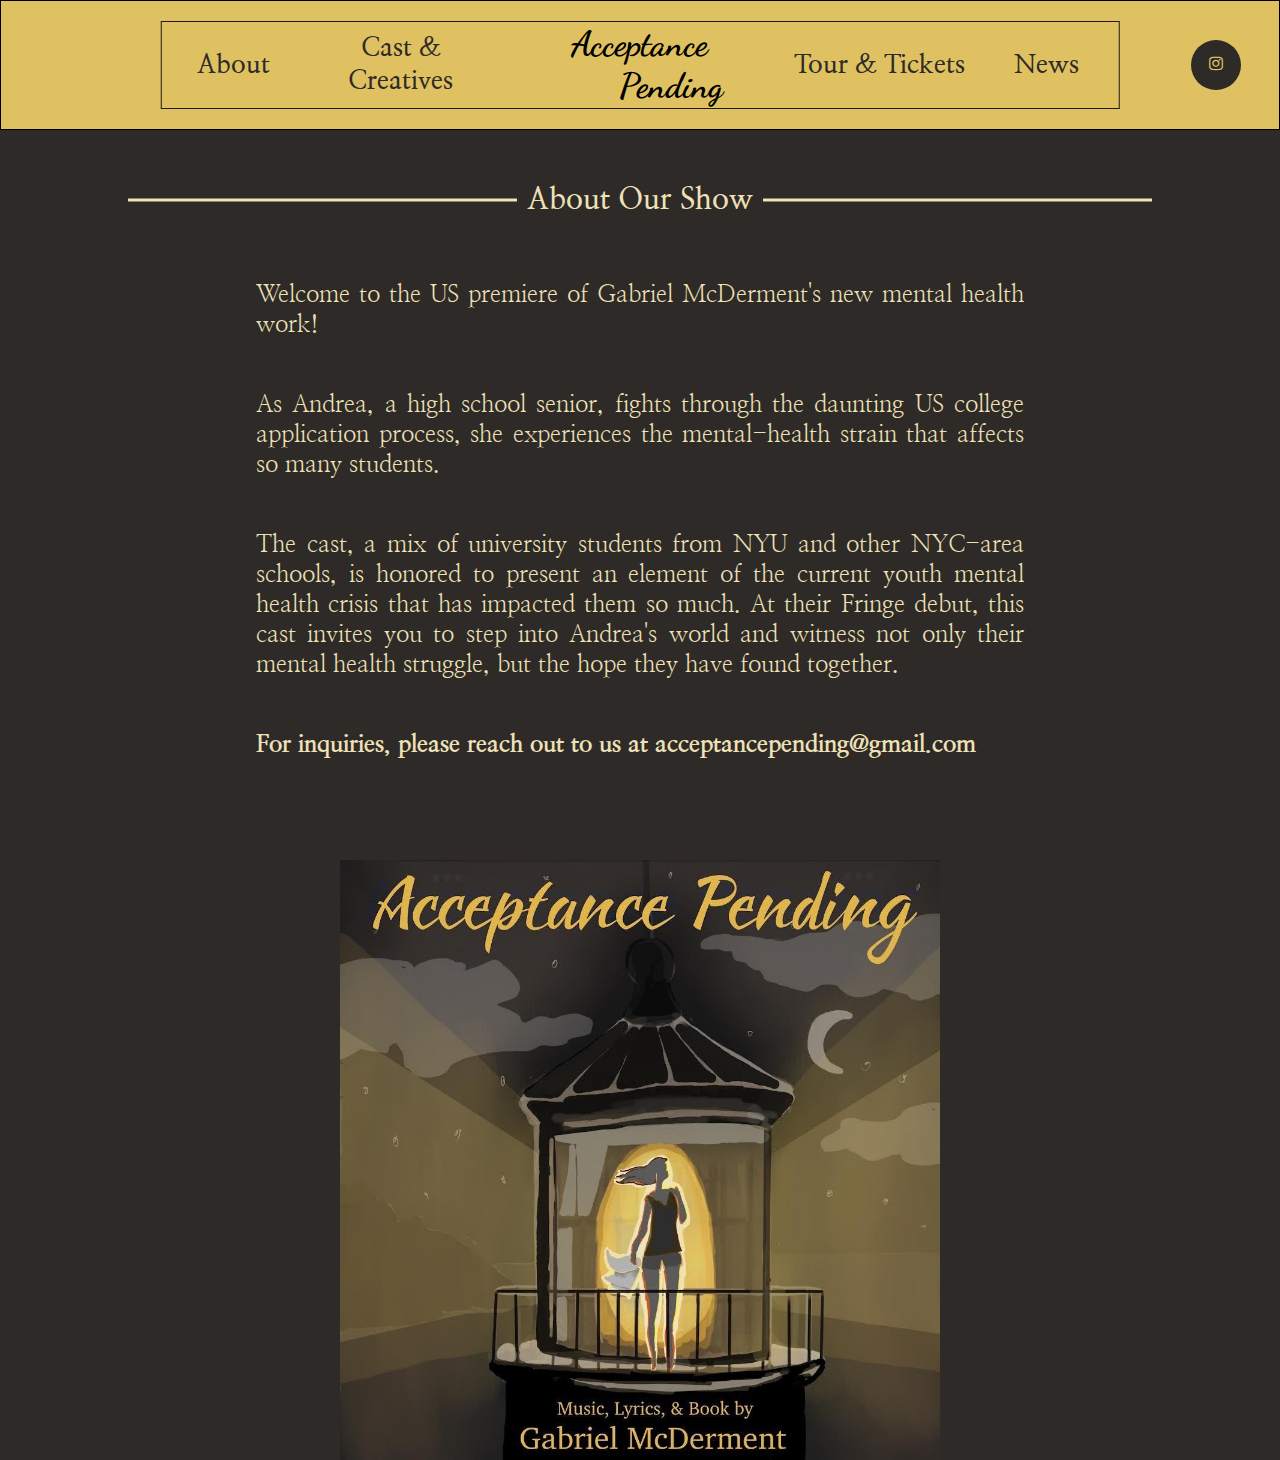
<file: index.html>
<!DOCTYPE html>
<html>
    <head>
        <link href="style.css" rel="stylesheet" type="text/css"></link>
        <link rel="preconnect" href="https://fonts.googleapis.com">
        <link rel="preconnect" href="https://fonts.gstatic.com" crossorigin>
        <link href="https://fonts.googleapis.com/css2?family=Dancing+Script:wght@400;700&family=Nanum+Myeongjo:wght@400;700;800&family=Playfair+Display:ital,wght@0,400;0,700;1,400;1,700&display=swap" rel="stylesheet">
        <link rel="stylesheet" href="https://cdnjs.cloudflare.com/ajax/libs/font-awesome/4.7.0/css/font-awesome.min.css">
    </head>

    <body class="home-body">
        <div class="sticky-container">
            <nav class = "header">

                <ul class = "links">
                    <li class = "nav-button about-button"><a href="index.html">About</a></li>
                    <li class = "nav-button cast-button"><a href="cast.html">Cast & Creatives</a></li>
                    <li class = "nav-button home-button"><h1 class="title">Acceptance &nbsp;&nbsp;&nbsp;&nbsp;&nbsp;&nbsp;&nbsp;Pending</h1></li>
                    <li class = "nav-button tour-button"><a href="tour.html">Tour & Tickets</a></li>
                    <li class = "nav-button news-button"><a href="news.html">News</a></li>
                </ul>

                <div class="socials">
                    <!--
                    <a href="#" class="fa fa-twitter"></a>
                    <a href="#" class="fa fa-linkedin"></a>
                    <a href="#" class="fa fa-youtube"></a>
                    -->
                    <a href="https://instagram.com/acceptancependingmusical?igshid=MzRlODBiNWFlZA==" target="_blank" class="fa fa-instagram"></a>
                </div>
            </nav>
            
            <div class="home-body">

                <div class="page-break">
                    <hr class="break-line">
                    <h3>About Our Show</h3>
                </div>
        
                <div class="about-info">
                    <p>Welcome to the US premiere of Gabriel McDerment's new mental health work!</p>
                    <p>As Andrea, a high school senior, fights through the daunting US college application process, she experiences the 
                        mental-health strain that affects so many students. </p>
                    <p>The cast, a mix of university students from NYU and other NYC-area schools, is honored to present an element of the 
                        current youth mental health crisis that has impacted them so much. At their Fringe debut, this cast invites you to 
                        step into Andrea's world and witness not only their mental health struggle, but the hope they have found together.</p>
                    <p class="contact">For inquiries, please reach out to us at acceptancepending@gmail.com</p>
                </div>

                <img id="acc-pend-img" src="assets/acceptancepending.jpg">
                
            </div>
        
        </div>
        
    </body>
</html>
</file>
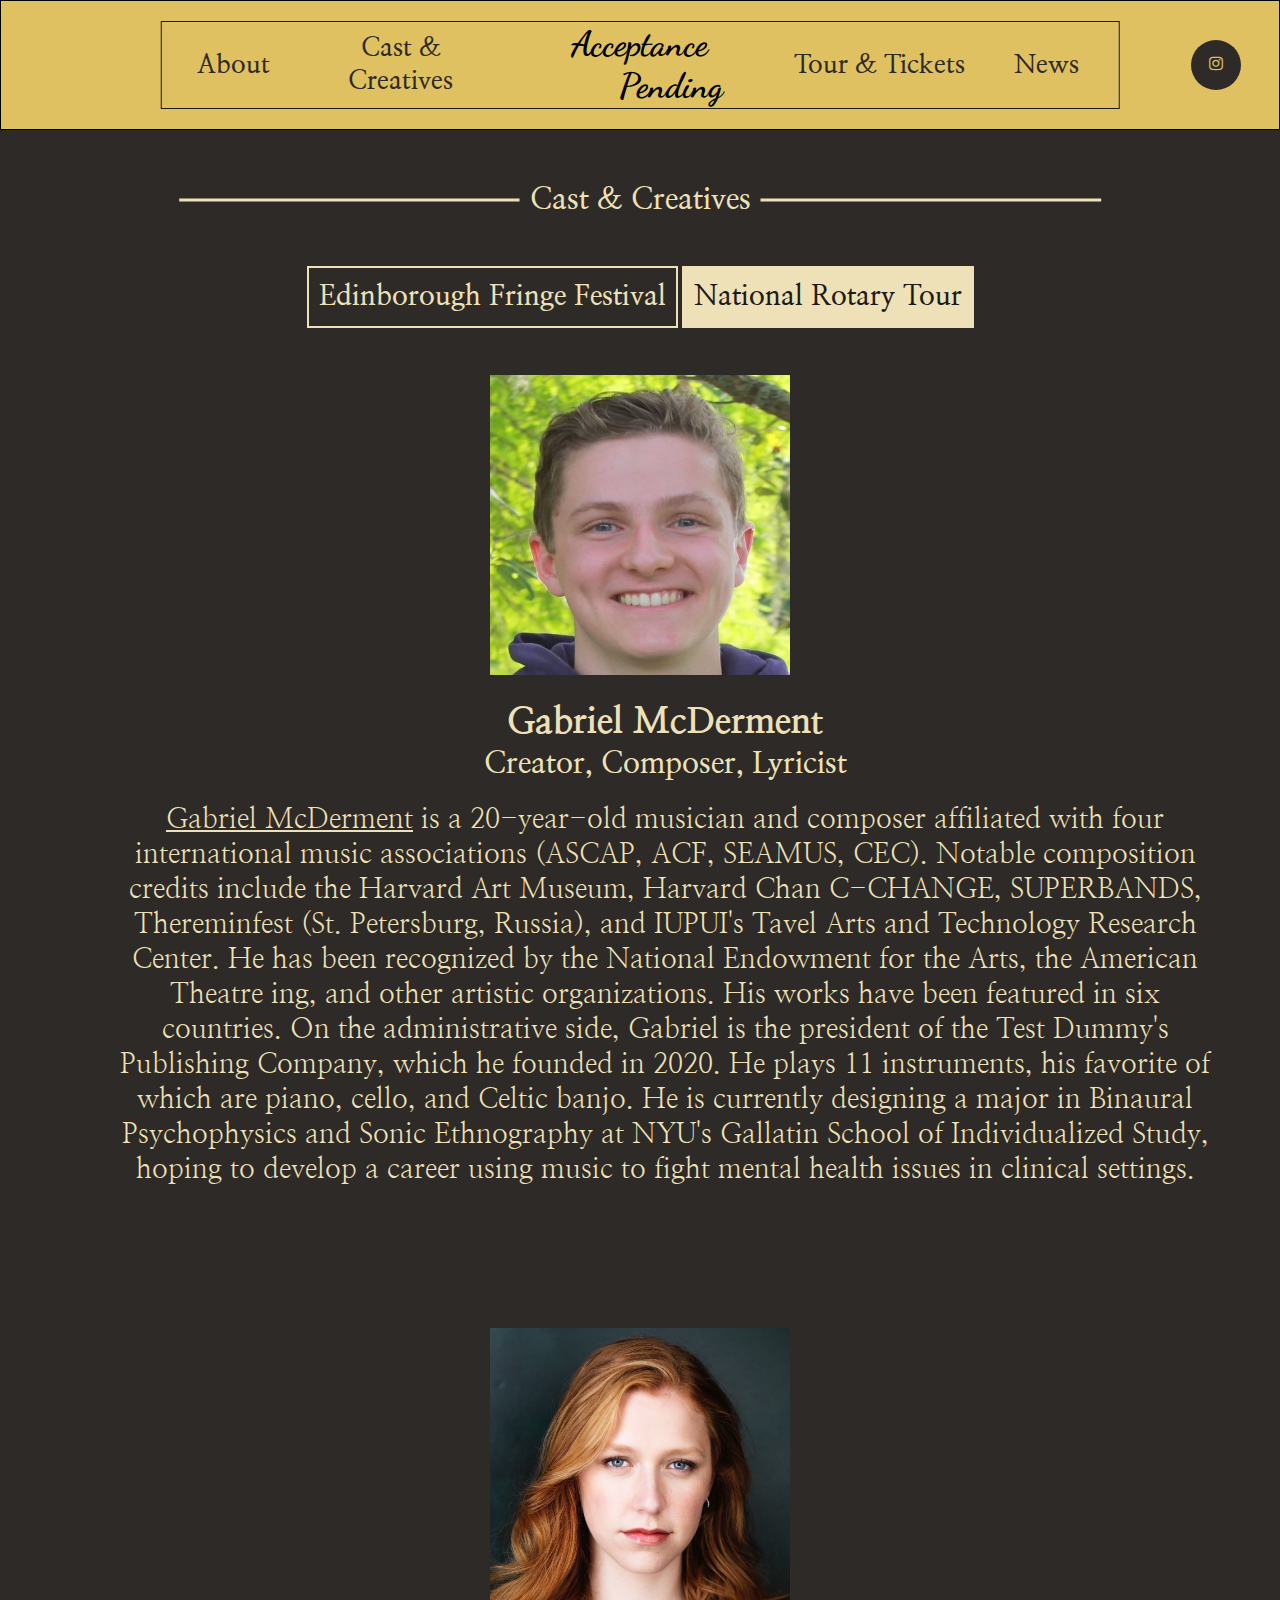
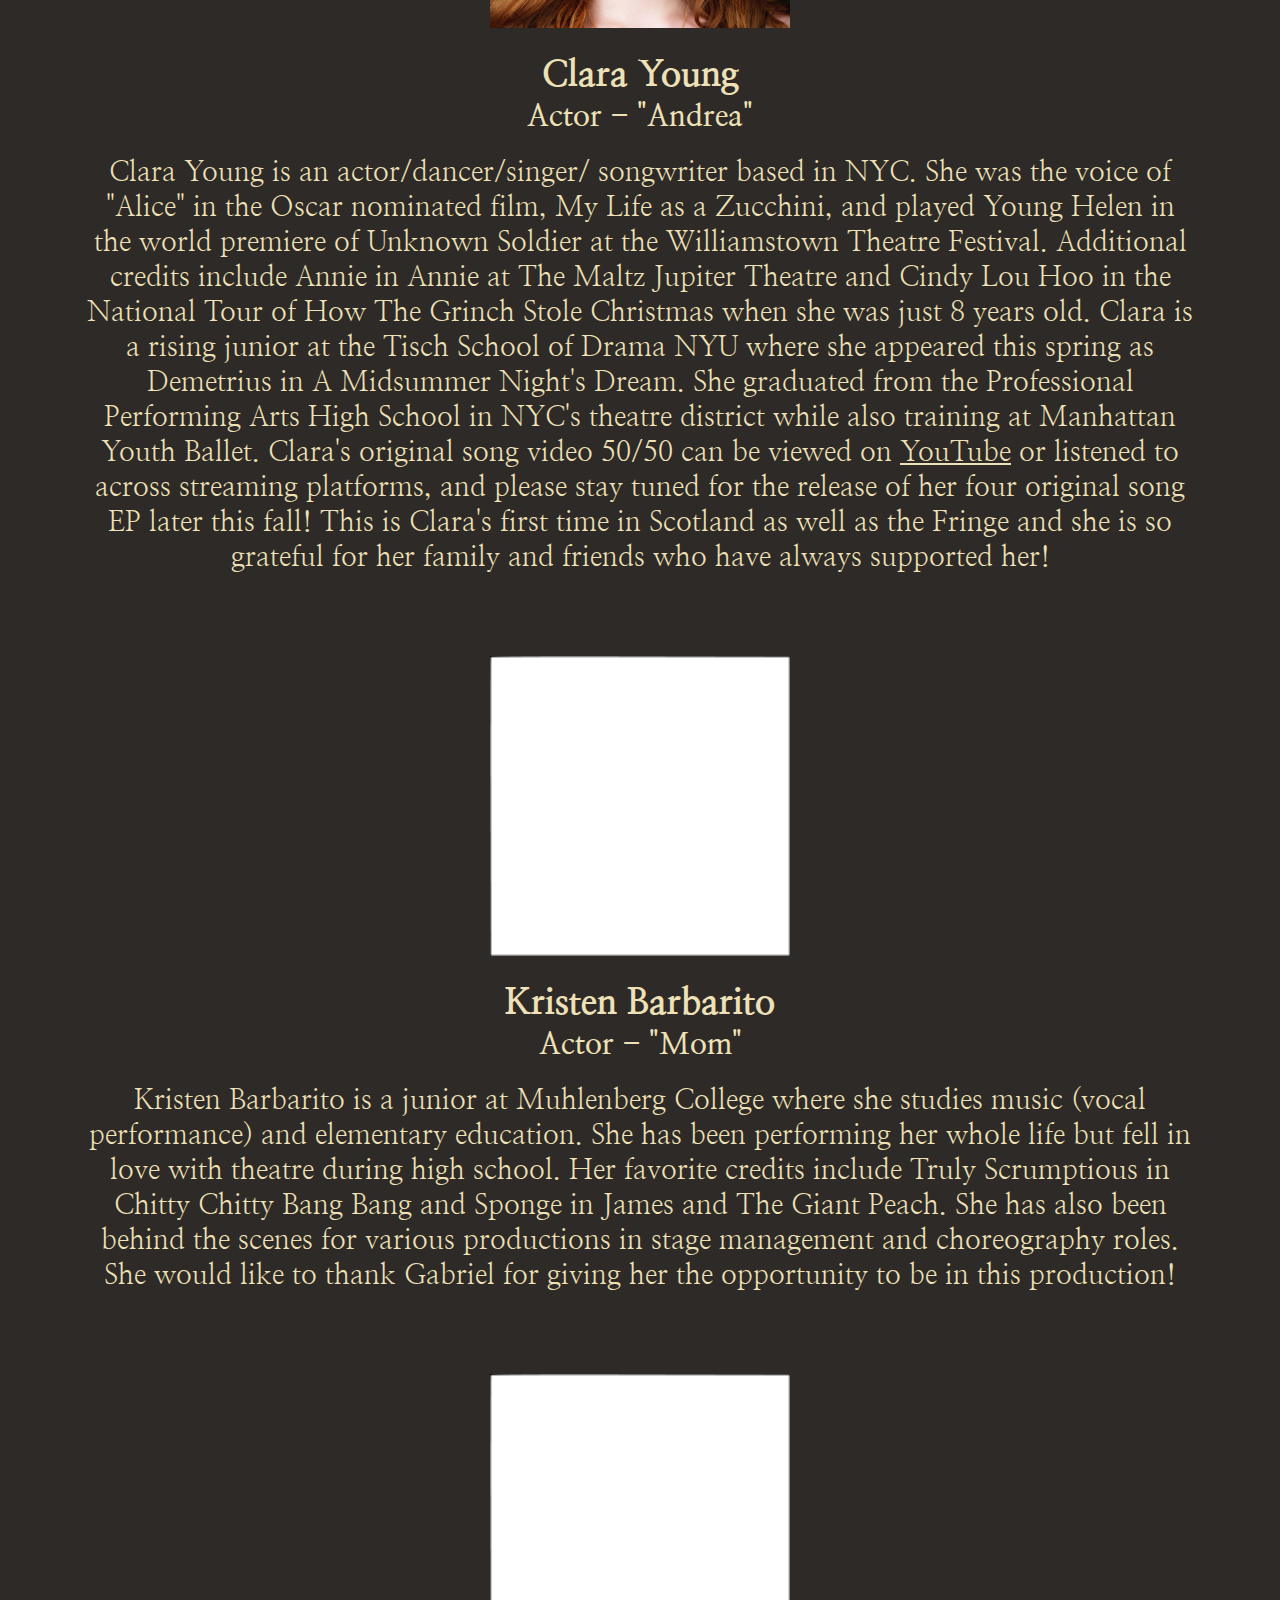
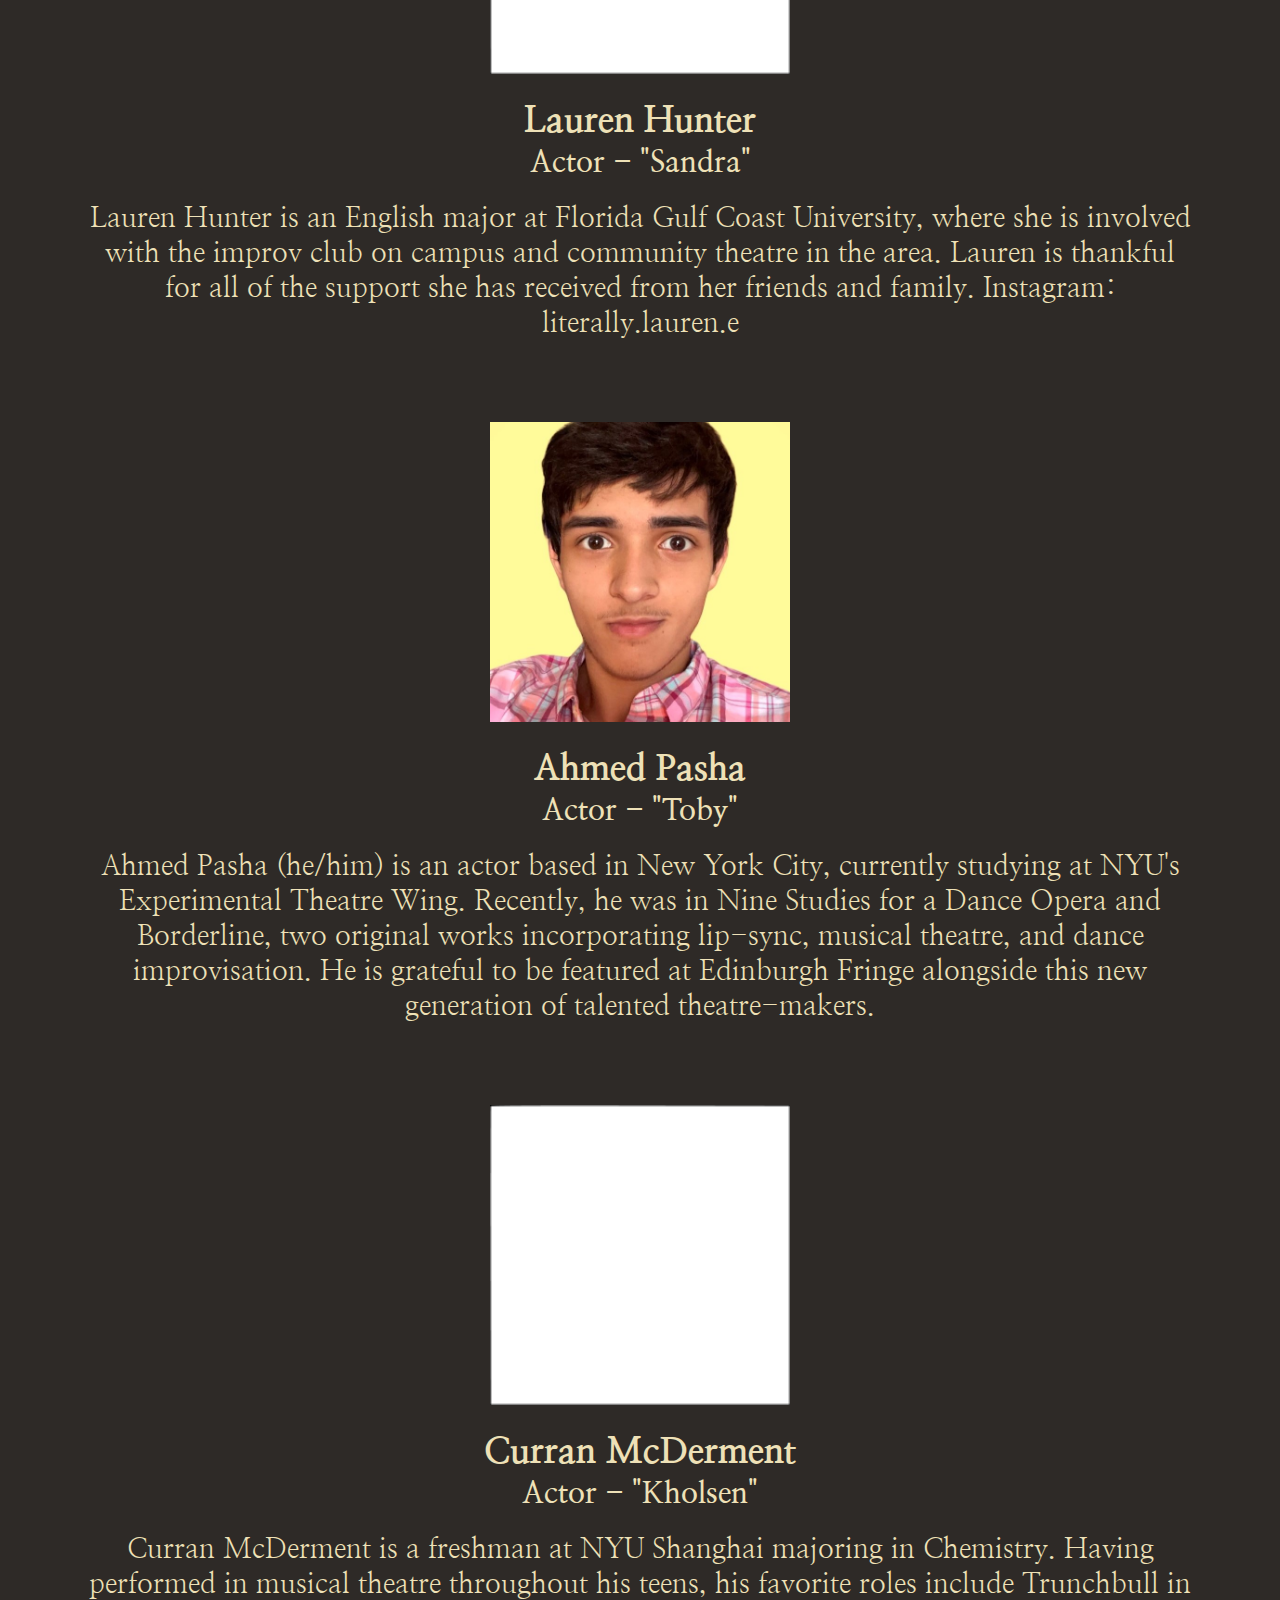
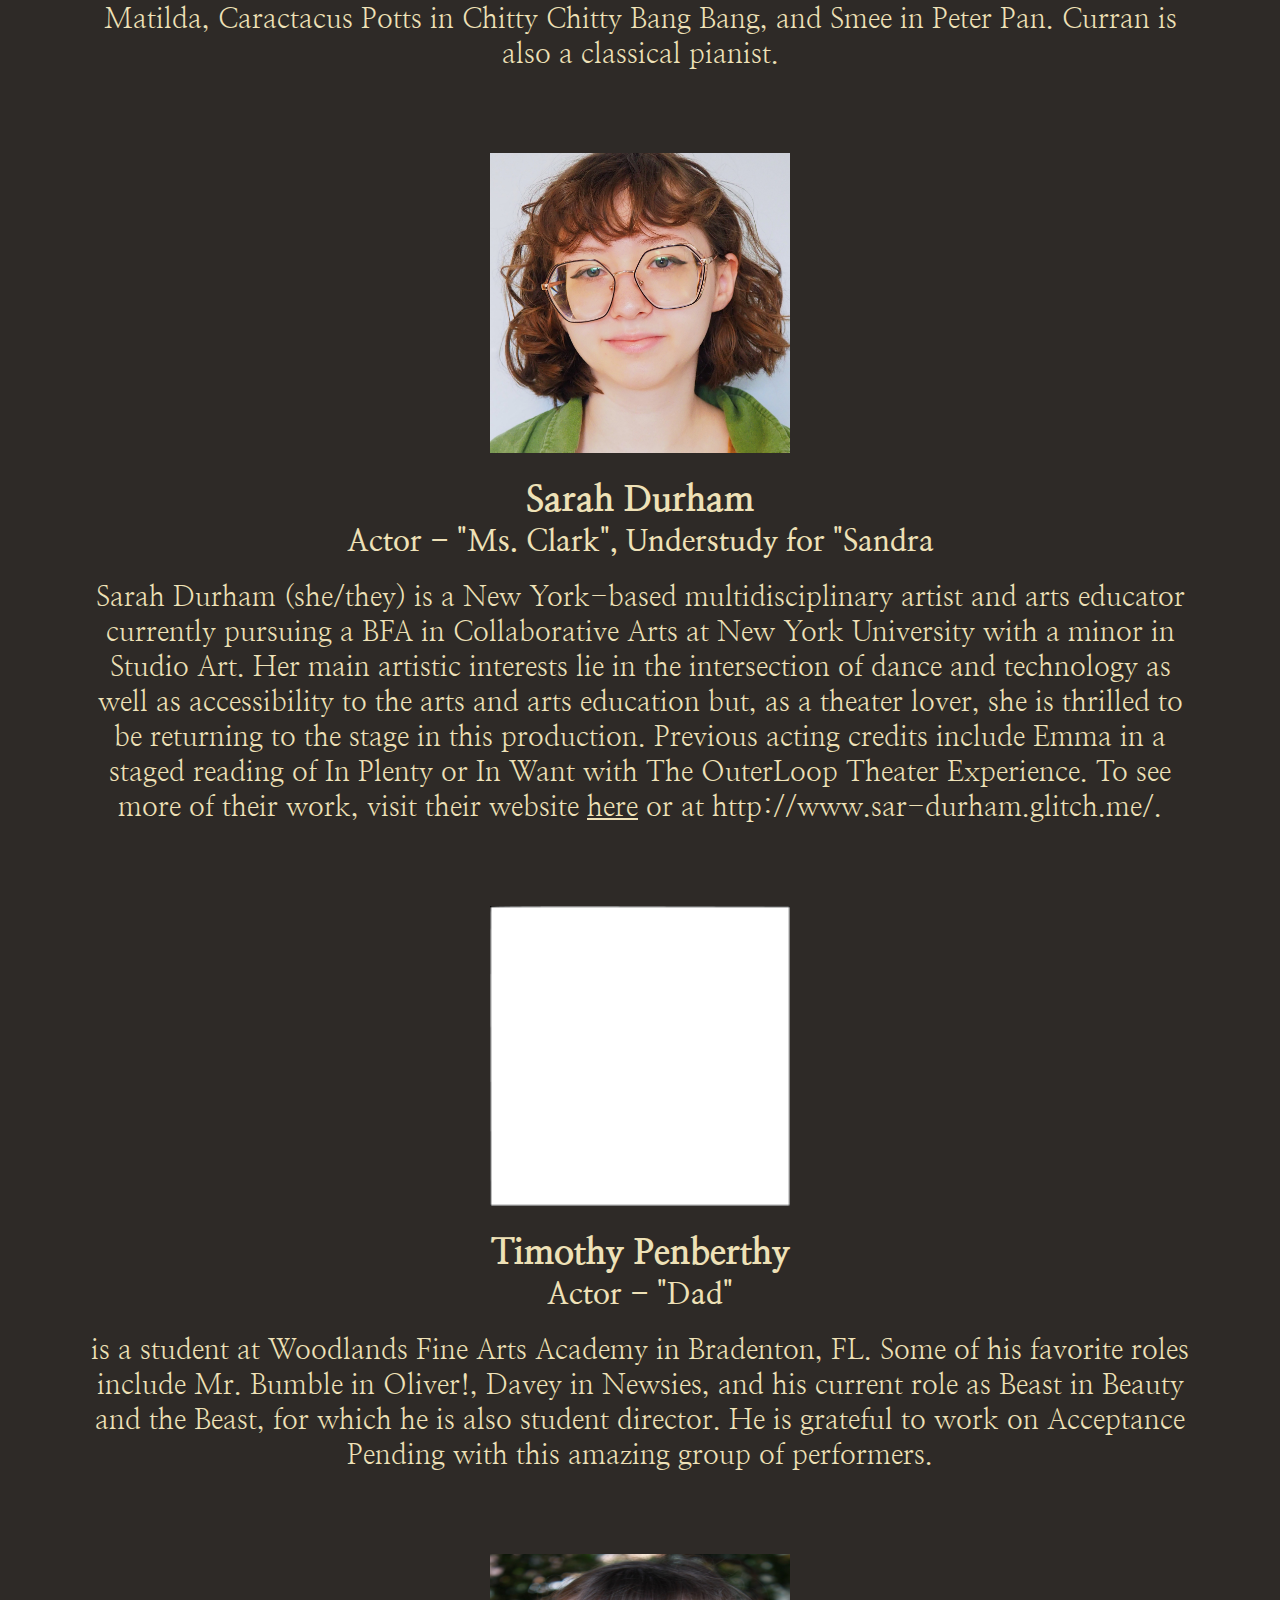
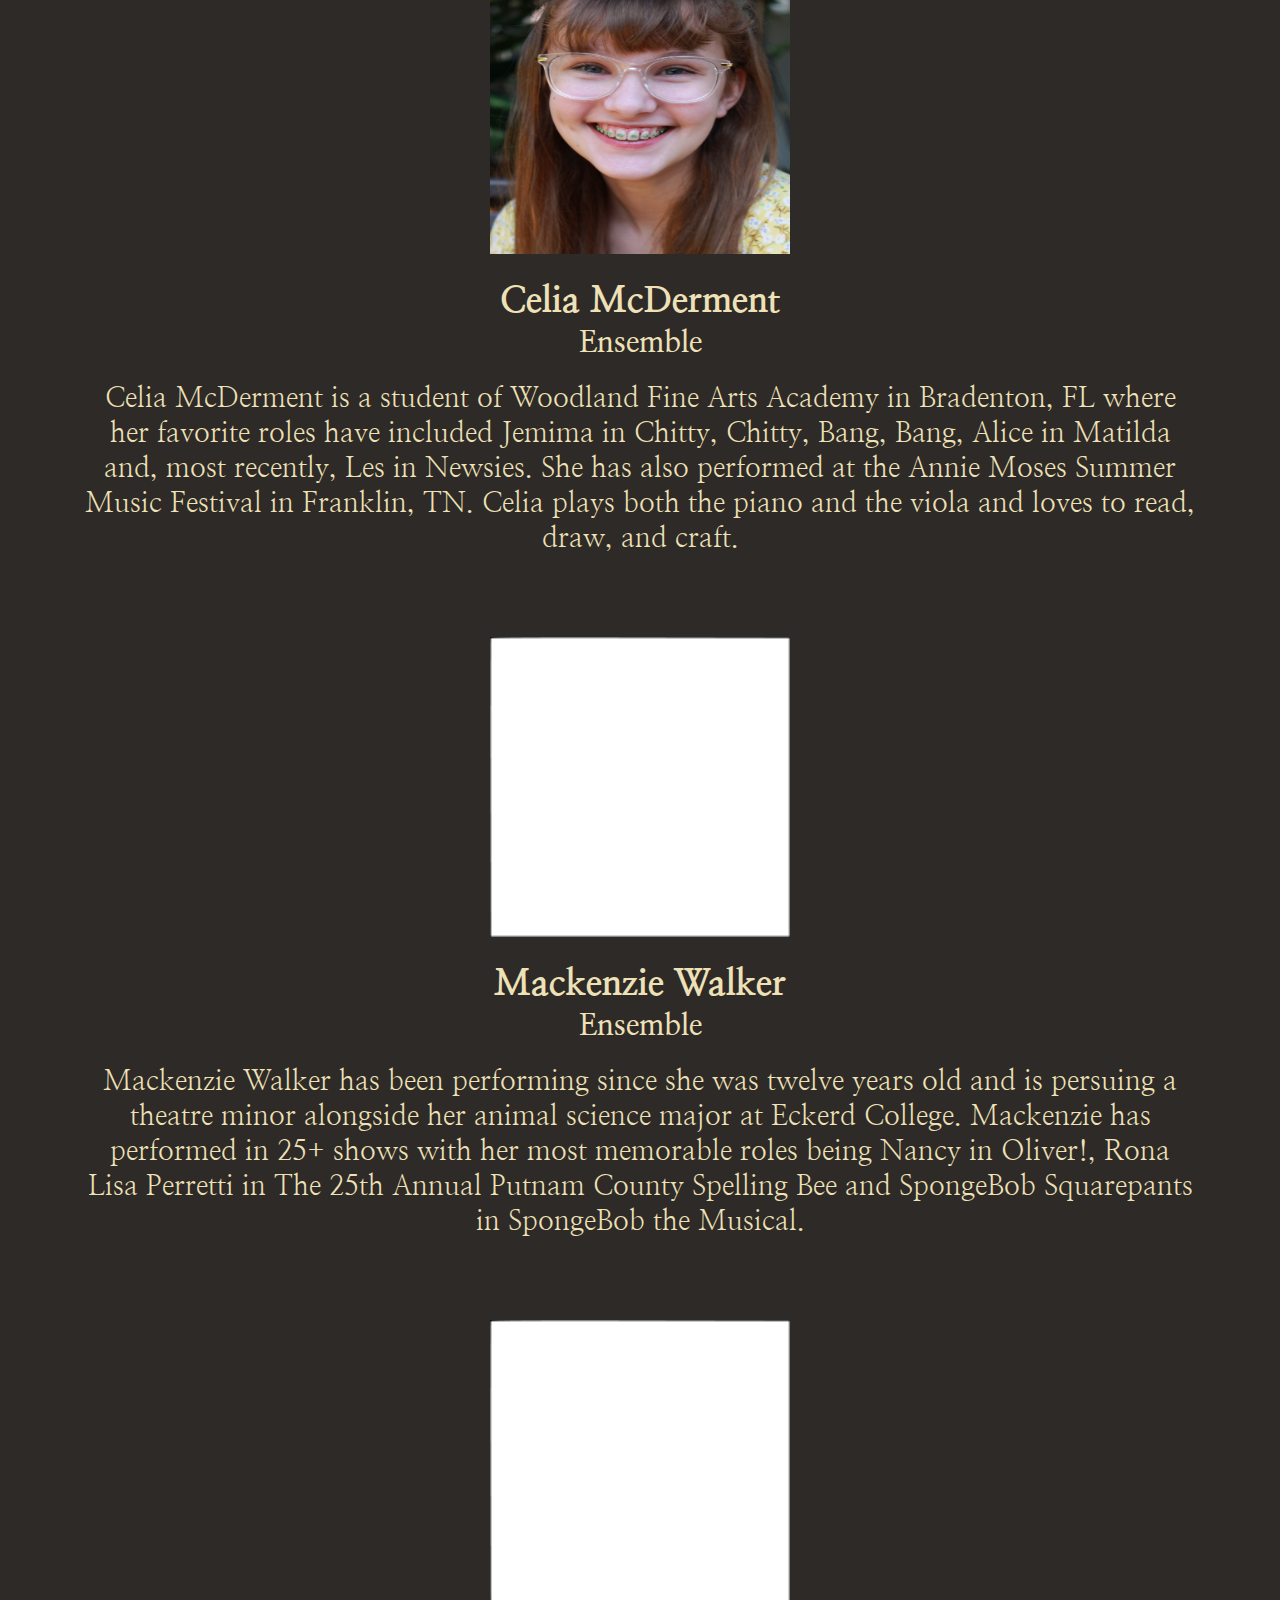
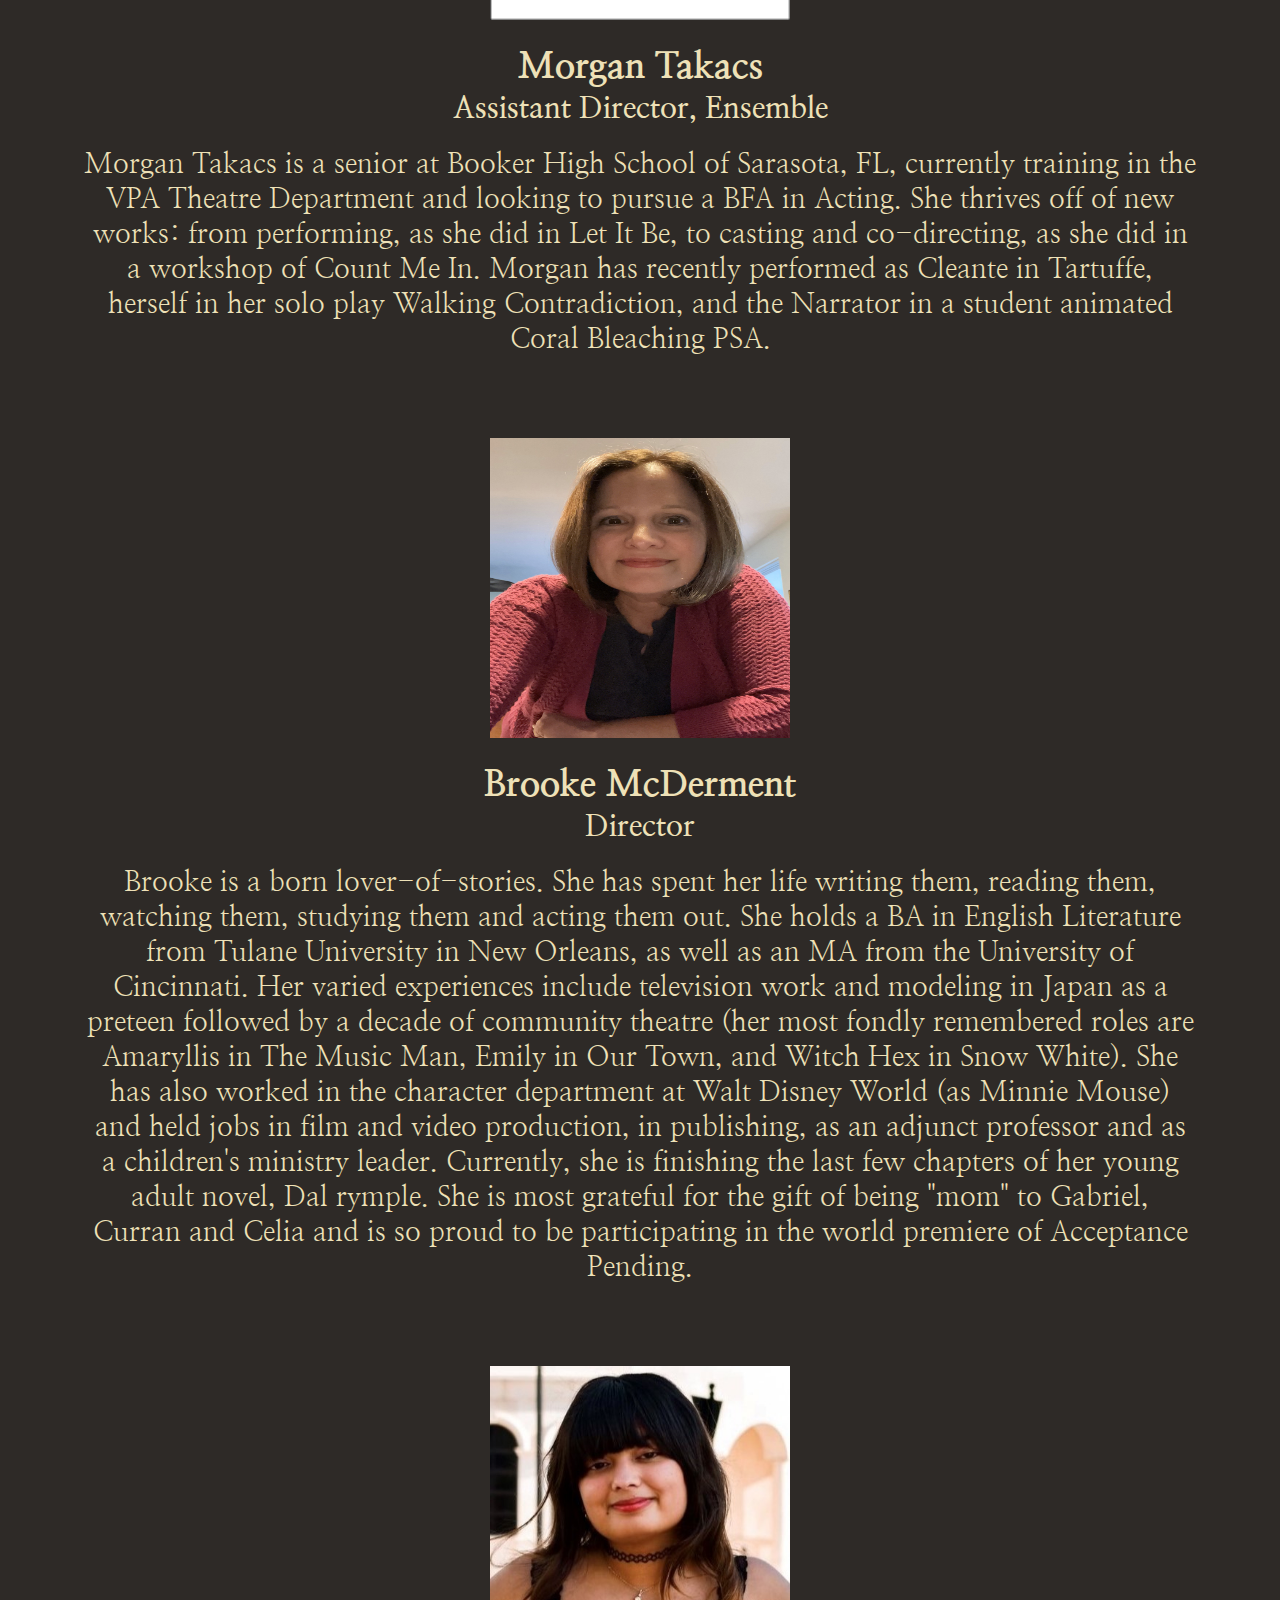
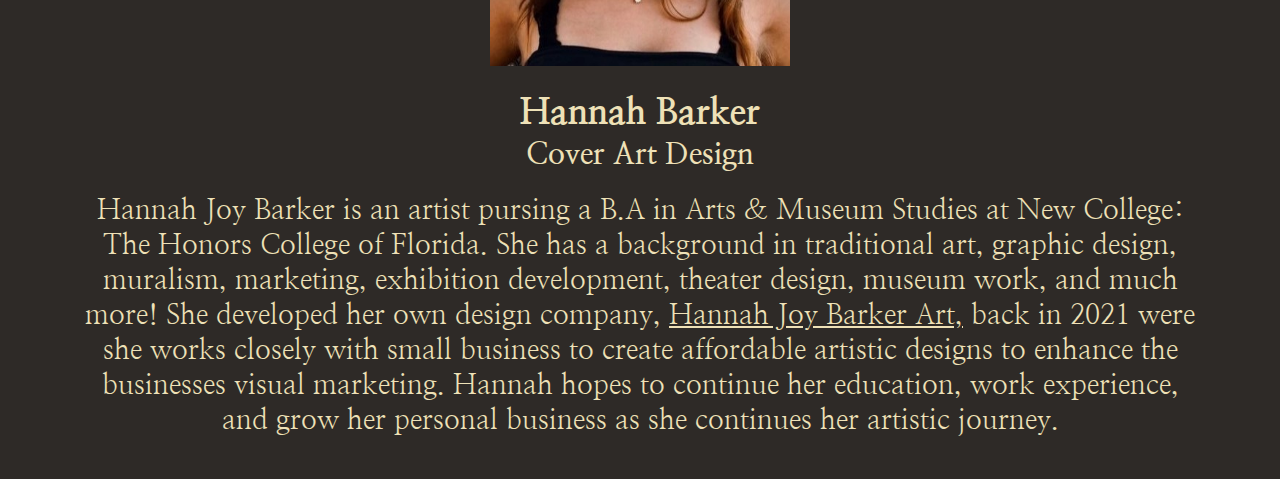
<file: cast.html>
<!DOCTYPE html>
<html>
    <head>
        <link href="style.css" rel="stylesheet" type="text/css"></link>
        <link rel="preconnect" href="https://fonts.googleapis.com">
        <link rel="preconnect" href="https://fonts.gstatic.com" crossorigin>
        <link href="https://fonts.googleapis.com/css2?family=Dancing+Script:wght@400;700&family=Nanum+Myeongjo:wght@400;700;800&family=Playfair+Display:ital,wght@0,400;0,700;1,400;1,700&display=swap" rel="stylesheet">
        <link rel="stylesheet" href="https://cdnjs.cloudflare.com/ajax/libs/font-awesome/4.7.0/css/font-awesome.min.css">
    </head>

    <body>
        <div class="sticky-container">
            <nav class = "header">

                <ul class = "links">
                    <li class = "nav-button about-button"><a href="index.html">About</a></li>
                    <li class = "nav-button cast-button"><a href="cast.html">Cast & Creatives</a></li>
                    <li class = "nav-button home-button"><h1 class="title">Acceptance &nbsp;&nbsp;&nbsp;&nbsp;&nbsp;&nbsp;&nbsp;Pending</h1></li>
                    <li class = "nav-button tour-button"><a href="tour.html">Tour & Tickets</a></li>
                    <li class = "nav-button news-button"><a href="news.html">News</a></li>
                </ul>

                <div class="socials">
                    <!--
                    <a href="#" class="fa fa-twitter"></a>
                    <a href="#" class="fa fa-linkedin"></a>
                    <a href="#" class="fa fa-youtube"></a>
                    -->
                    <a href="https://instagram.com/acceptancependingmusical?igshid=MzRlODBiNWFlZA==" target="_blank" class="fa fa-instagram"></a>
                </div>
            </nav>

            <div class="cast-body">

                <div class="page-break">
                    <hr class="break-line">
                    <h3>Cast & Creatives</h3>
                </div>

                <div class="multiple-shows">
                    <a href="cast2.html" class="show-button">Edinborough Fringe Festival</a>
                    <a href="cast.html" class=" pressed show-button">National Rotary Tour</a>
                </div>

                <div class="the-man-himself">
                    <div class="img-wrapper">
                        <img src="assets/Gabriel graduate 6.jpg">
                    </div>
                    
                    <div class="gabe-text">
                        <h2>Gabriel McDerment</h2>
                        <h4>Creator, Composer, Lyricist</h4>
                        <p> <a href="https://www.gabrielmcderment.com/" target="_blank">Gabriel McDerment</a> is a 20-year-old musician and composer affiliated with four international music associations 
                            (ASCAP, ACF, SEAMUS, CEC). Notable composition credits include the Harvard Art Museum, Harvard Chan C-CHANGE,
                            SUPERBANDS, Thereminfest (St. Petersburg, Russia), and IUPUI's Tavel Arts and Technology Research Center. 
                            He has been recognized by the National Endowment for the Arts, the American Theatre ing, and other artistic 
                            organizations. His works have been featured in six countries. On the administrative side, Gabriel is the 
                            president of the Test Dummy's Publishing Company, which he founded in 2020. He plays 11 instruments, his
                            favorite of which are piano, cello, and Celtic banjo. He is currently designing a major in Binaural Psychophysics 
                            and Sonic Ethnography at NYU's Gallatin School of Individualized Study, hoping to develop a career using music 
                            to fight mental health issues in clinical settings. 
                        </p>
                    </div>
                </div>
                
                <div class="remaining-cast">

                    <div class="member member-right">
                        <div class="img-wrapper">
                            <img src="assets/Clara headshot 1.jpg">
                        </div>

                        <h2>Clara Young</h2>
                        <h4>Actor - "Andrea"</h4>
                        <p>Clara Young is an actor/dancer/singer/ songwriter based in NYC. She was the voice of "Alice" in the Oscar 
                            nominated film, <it>My Life as a Zucchini,</it> and played Young Helen in the world premiere of 
                            <it>Unknown Soldier</it> at the Williamstown Theatre Festival. Additional credits include Annie in 
                            <it>Annie</it> at The Maltz Jupiter Theatre and Cindy Lou Hoo in the National Tour of <it>How The Grinch
                            Stole Christmas</it> when she was just 8 years old. Clara is a rising junior at the Tisch School of 
                            Drama NYU where she appeared this spring as Demetrius in <it>A Midsummer Night's Dream.</it> She 
                            graduated from the Professional Performing Arts High School in NYC's theatre district while also 
                            training at Manhattan Youth Ballet. Clara's original song video 50/50 can be viewed on 
                            <a target="_blank" href="https://youtu.be/SHX0lUbxAKo">YouTube</a> or listened to across streaming platforms, and please 
                            stay tuned for the release of her four original song EP later this fall! This is Clara's first time in 
                            Scotland as well as the Fringe and she is so grateful for her family and friends who have always supported 
                            her!
                        </p>
                    </div>

                    <div class="member">
                        <div class="img-wrapper">
                            <img src="assets/whitesquare.png">
                        </div>

                        <h2>Kristen Barbarito</h2>
                        <h4>Actor - "Mom"</h4>
                        <p> Kristen Barbarito is a junior at Muhlenberg College where she studies music (vocal performance) and elementary 
                            education. She has been performing her whole life but fell in love with theatre during high school. Her favorite 
                            credits include Truly Scrumptious in <it>Chitty Chitty Bang Bang</it> and Sponge in <it>James and The Giant Peach.</it> She has 
                            also been behind the scenes for various productions in stage management and choreography roles. She would like 
                            to thank Gabriel for giving her the opportunity to be in this production! 

                        </p>
                    </div>

                    <div class="member">
                        <div class="img-wrapper">
                            <img src="assets/whitesquare.png">
                        </div>

                        <h2>Lauren Hunter</h2>
                        <h4>Actor - "Sandra"</h4>
                        <p> Lauren Hunter is an English major at Florida Gulf Coast University, where she is involved with the improv club 
                            on campus and community theatre in the area. Lauren is thankful for all of the support she has received from 
                            her friends and family. Instagram: literally.lauren.e 
                        </p>
                    </div>

                    <div class="member member-left">
                        <div class="img-wrapper">
                            <img src="assets/Pasha headshot.jpg">
                        </div>

                        <h2>Ahmed Pasha</h2>
                        <h4>Actor - "Toby" </h4>
                        <p>Ahmed Pasha (he/him) is an actor based in New York City, currently studying at NYU's Experimental Theatre 
                            Wing. Recently, he was in Nine Studies for a Dance Opera and Borderline, two original works incorporating 
                            lip-sync, musical theatre, and dance improvisation. He is grateful to be featured at Edinburgh Fringe 
                            alongside this new generation of talented theatre-makers.
                        </p>
                    </div>

                    <div class="member">
                        <div class="img-wrapper">
                            <img src="assets/whitesquare.png">
                        </div>

                        <h2>Curran McDerment</h2>
                        <h4>Actor - "Kholsen"</h4>
                        <p>Curran McDerment is a freshman at NYU Shanghai majoring in Chemistry. Having performed in musical 
                            theatre throughout his teens, his favorite roles include Trunchbull in <it>Matilda,</it> Caractacus Potts 
                            in <it>Chitty Chitty Bang Bang,</it> and Smee in <it>Peter Pan.</it> Curran is also a classical pianist.
                        </p>
                    </div>

                    <div class="member member-right">
                        <div class="img-wrapper">
                            <img src="assets/SarahDurhamHeadshot(2).JPG">
                        </div>

                        <h2>Sarah Durham</h2>
                        <h4>Actor - "Ms. Clark", Understudy for "Sandra</h4>
                        <p>Sarah Durham (she/they) is a New York-based multidisciplinary artist and arts educator currently pursuing a 
                            BFA in Collaborative Arts at New York University with a minor in Studio Art. Her main artistic interests 
                            lie in the intersection of dance and technology as well as accessibility to the arts and arts education 
                            but, as a theater lover, she is thrilled to be returning to the stage in this production. Previous acting 
                            credits include Emma in a staged reading of <it>In Plenty or In Want</it> with The OuterLoop Theater 
                            Experience. To see more of their work, visit their website 
                            <a target="_blank" href="http://www.sar-durham.glitch.me/">here</a> or at http://www.sar-durham.glitch.me/.
                        </p>
                    </div>

                    <div class="member">
                        <div class="img-wrapper">
                            <img src="assets/whitesquare.png">
                        </div>

                        <h2>Timothy Penberthy</h2>
                        <h4>Actor - "Dad"</h4>
                        <p>  is a student at Woodlands Fine Arts Academy in Bradenton, FL. Some of his favorite roles include Mr. 
                            Bumble in <it>Oliver!,</it> Davey in <it>Newsies,</it> and his current role as Beast in <it>Beauty and the Beast,</it>
                             for which he is also student director. He is grateful to work on <it>Acceptance Pending</it> with this amazing group 
                             of performers.
                        </p>
                    </div>

                    <div class="member member-right">
                        <div class="img-wrapper">
                            <img src="assets/celia 1.jpg">
                        </div>

                        <h2>Celia McDerment</h2>
                        <h4>Ensemble</h4>
                        <p>Celia McDerment is a student of Woodland Fine Arts Academy in Bradenton, FL where her favorite roles have 
                            included Jemima in <it>Chitty, Chitty, Bang, Bang,</it> Alice in <it>Matilda</it> and, most recently, 
                            Les in <it>Newsies.</it> She has also performed at the Annie Moses Summer Music Festival in Franklin, TN. 
                            Celia plays both the piano and the viola and loves to read, draw, and craft.
                        </p>
                    </div>

                    <div class="member">
                        <div class="img-wrapper">
                            <img src="assets/whitesquare.png">
                        </div>

                        <h2>Mackenzie Walker</h2>
                        <h4>Ensemble</h4>
                        <p>Mackenzie Walker has been performing since she was twelve years old and is persuing a theatre minor alongside 
                            her animal science major at Eckerd College. Mackenzie has performed in 25+ shows with her most memorable 
                            roles being Nancy in <it>Oliver!,</it> Rona Lisa Perretti in <it>The 25th Annual Putnam County Spelling Bee</it>
                             and SpongeBob Squarepants in <it>SpongeBob the Musical.</it>
                        </p>
                    </div>

                    <div class="member">
                        <div class="img-wrapper">
                            <img src="assets/whitesquare.png">
                        </div>

                        <h2>Morgan Takacs</h2>
                        <h4>Assistant Director, Ensemble</h4>
                        <p>Morgan Takacs is a senior at Booker High School of Sarasota, FL, currently training in the VPA Theatre 
                            Department and looking to pursue a BFA in Acting. She thrives off of new works: from performing, as she 
                            did in <it>Let It Be,</it> to casting and co-directing, as she did in a workshop of <it>Count Me In.</it>
                             Morgan has recently performed as Cleante in <it>Tartuffe,</it> herself in her solo play <it>Walking 
                            Contradiction,</it> and the Narrator in a student animated <it>Coral Bleaching PSA.</it>
                        </p>
                    </div>

                    <div class="member member-left">
                        <div class="img-wrapper">
                            <img src="assets/Brooke headshot.jpg">
                        </div>

                        <h2>Brooke McDerment</h2>
                        <h4>Director</h4>
                        <p>Brooke is a born lover-of-stories. She has spent her life writing them, reading them, watching them, 
                            studying them and acting them out. She holds a BA in English Literature from Tulane University in New 
                            Orleans, as well as an MA from the University of Cincinnati. Her varied experiences include television 
                            work and modeling in Japan as a preteen followed by a decade of community theatre (her most fondly 
                            remembered roles are Amaryllis in <it>The Music Man,</it> Emily in <it>Our Town,</it> and Witch Hex in 
                            <it>Snow White</it>). She has also worked in the character department at Walt Disney World (as Minnie 
                            Mouse) and held jobs in film and video production, in publishing, as an adjunct professor and as a 
                            children's ministry leader. Currently, she is finishing the last few chapters of her young adult novel, 
                            Dal rymple. She is most grateful for the gift of being "mom" to Gabriel, Curran and Celia and is so proud 
                            to be participating in the world premiere of Acceptance Pending.
                        </p>
                    </div>

                    <div class="member member-left">
                        <div class="img-wrapper">
                            <img src="assets/Hannah Barker headshot.jpeg">
                        </div>

                        <h2>Hannah Barker</h2>
                        <h4>Cover Art Design</h4>
                        <p>Hannah Joy Barker is an artist pursing a B.A in Arts & Museum Studies at New College: The Honors College 
                            of Florida. She has a background in traditional art, graphic design, muralism, marketing, exhibition 
                            development, theater design, museum work, and much more! She developed her own design company,
                            <a target="_blank" href="https://www.instagram.com/hannahjb.art/?hl=en"> Hannah Joy Barker Art,</a> 
                            back in 2021 were she works closely with small business to create affordable artistic designs 
                            to enhance the businesses visual marketing. Hannah hopes to continue her education, work experience, and 
                            grow her personal business as she continues her artistic journey.
                        </p>
                    </div>                        
                </div>
            </div>
        </div>
    </body>
</html>
</file>
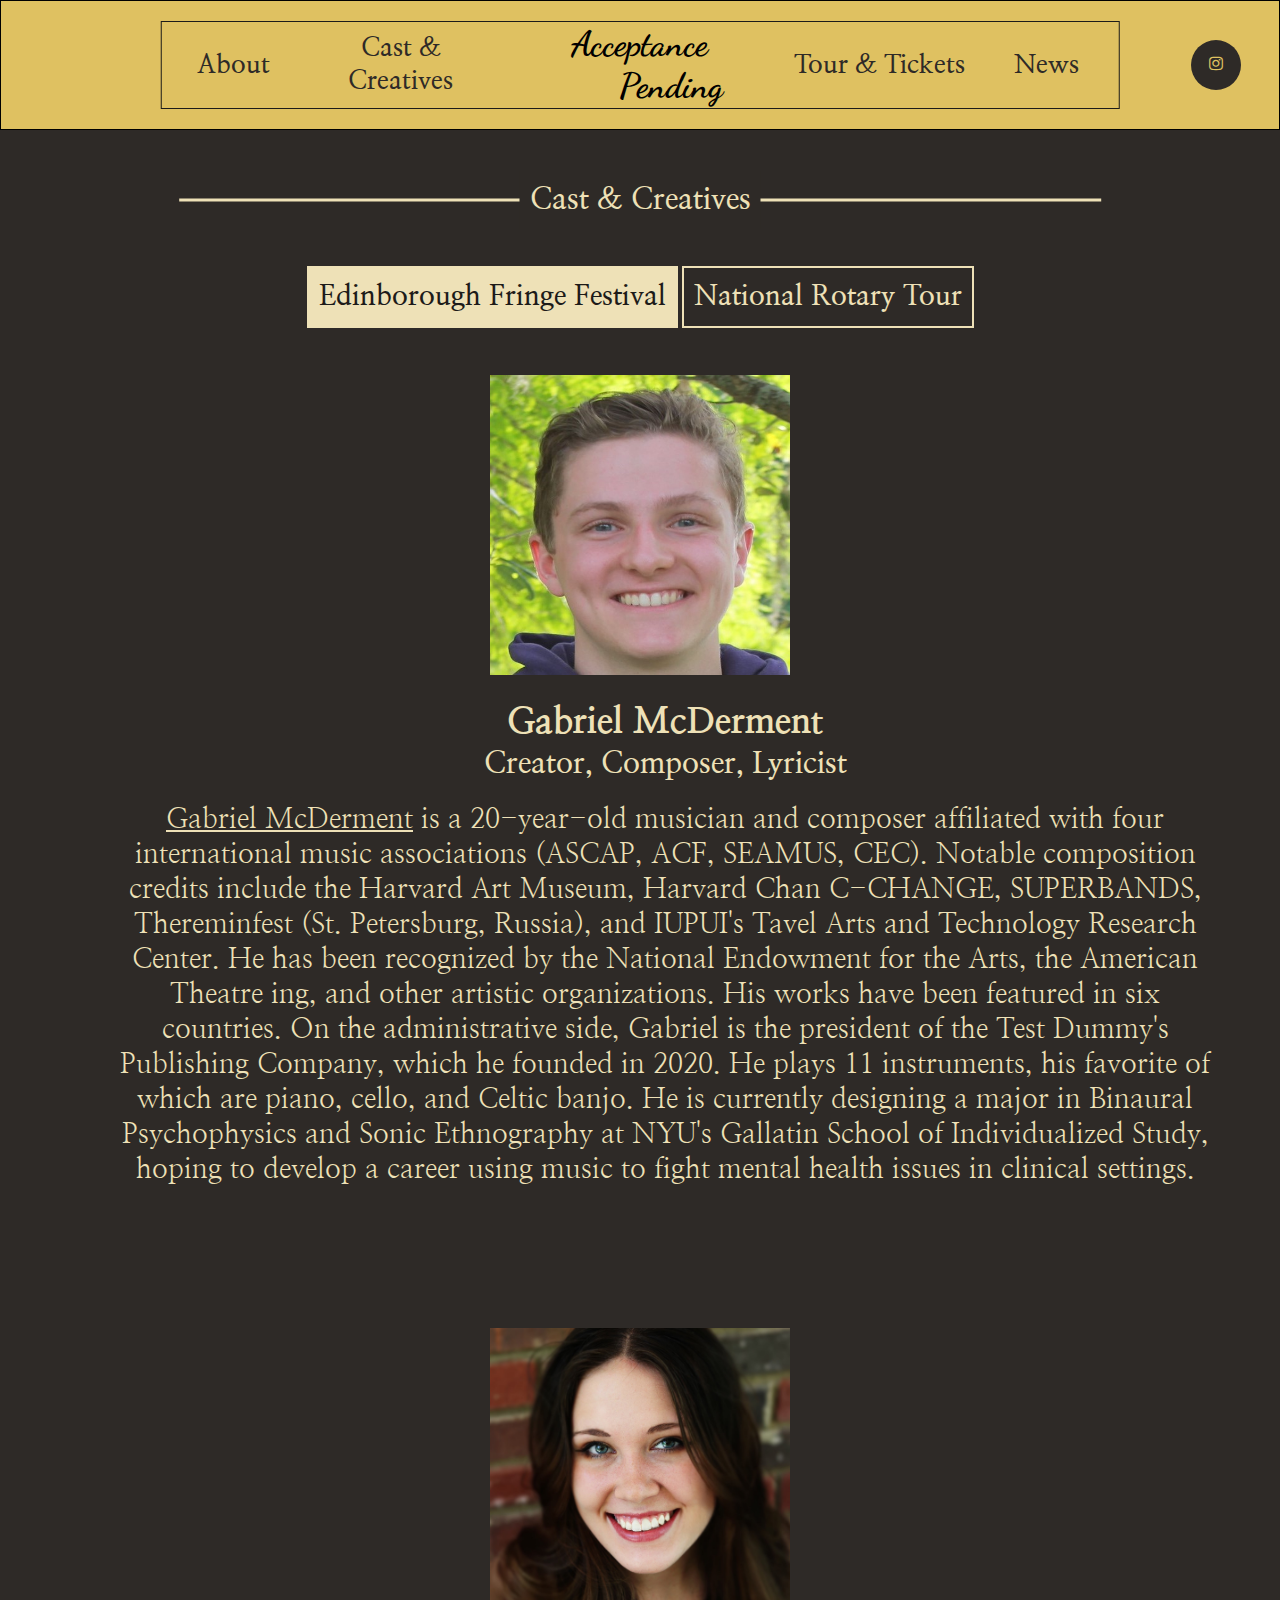
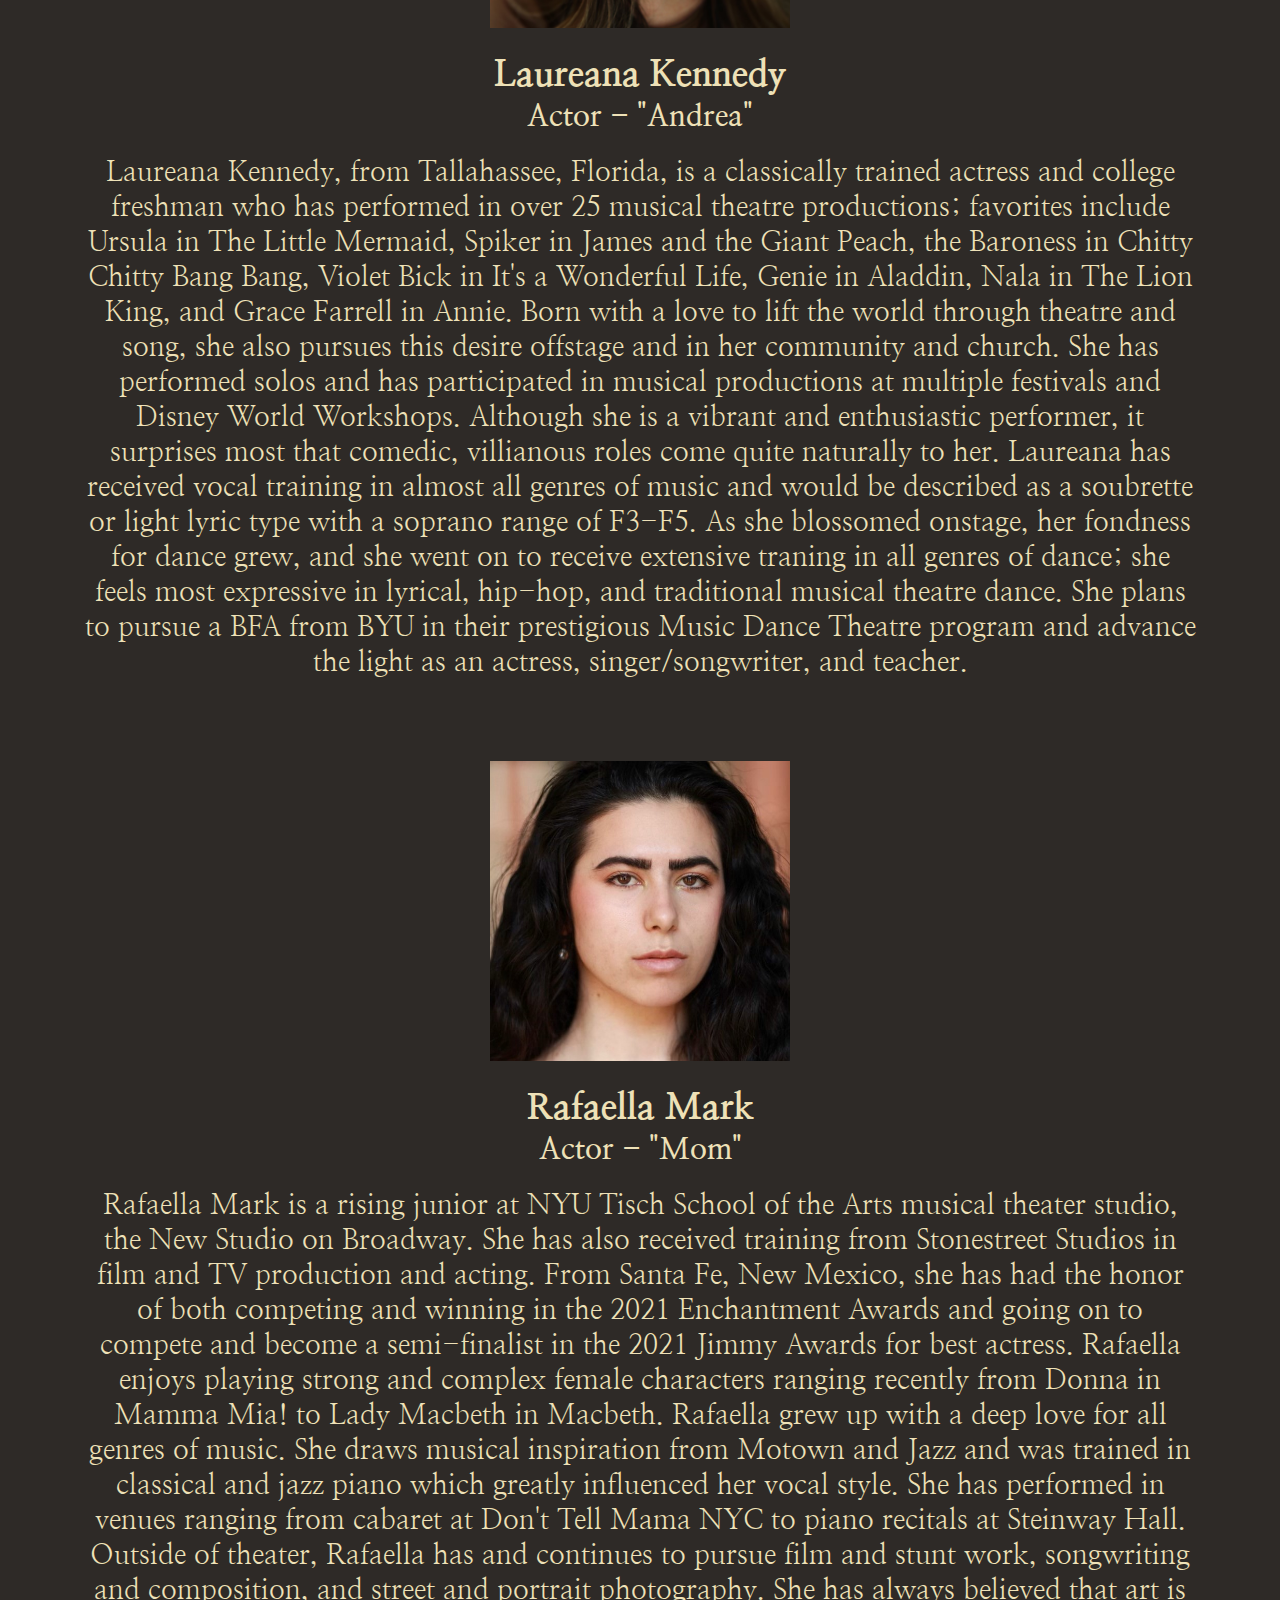
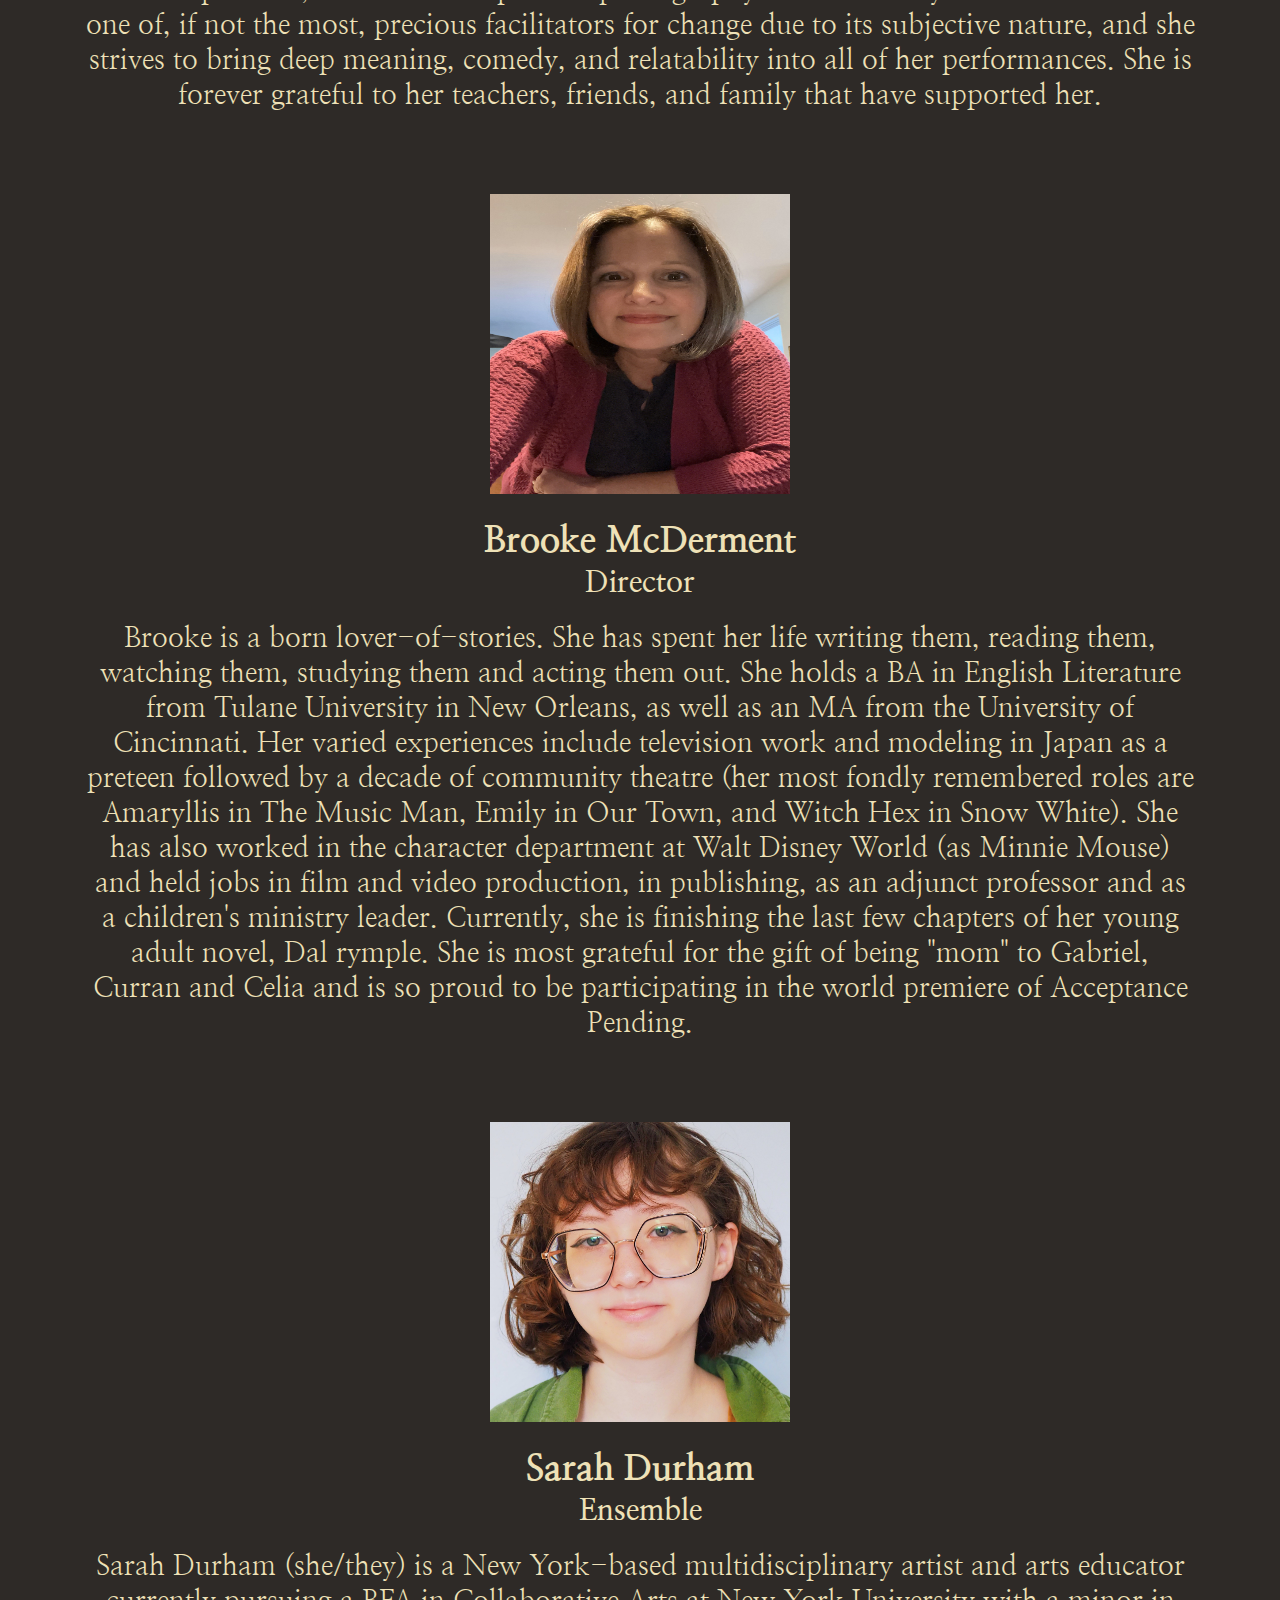
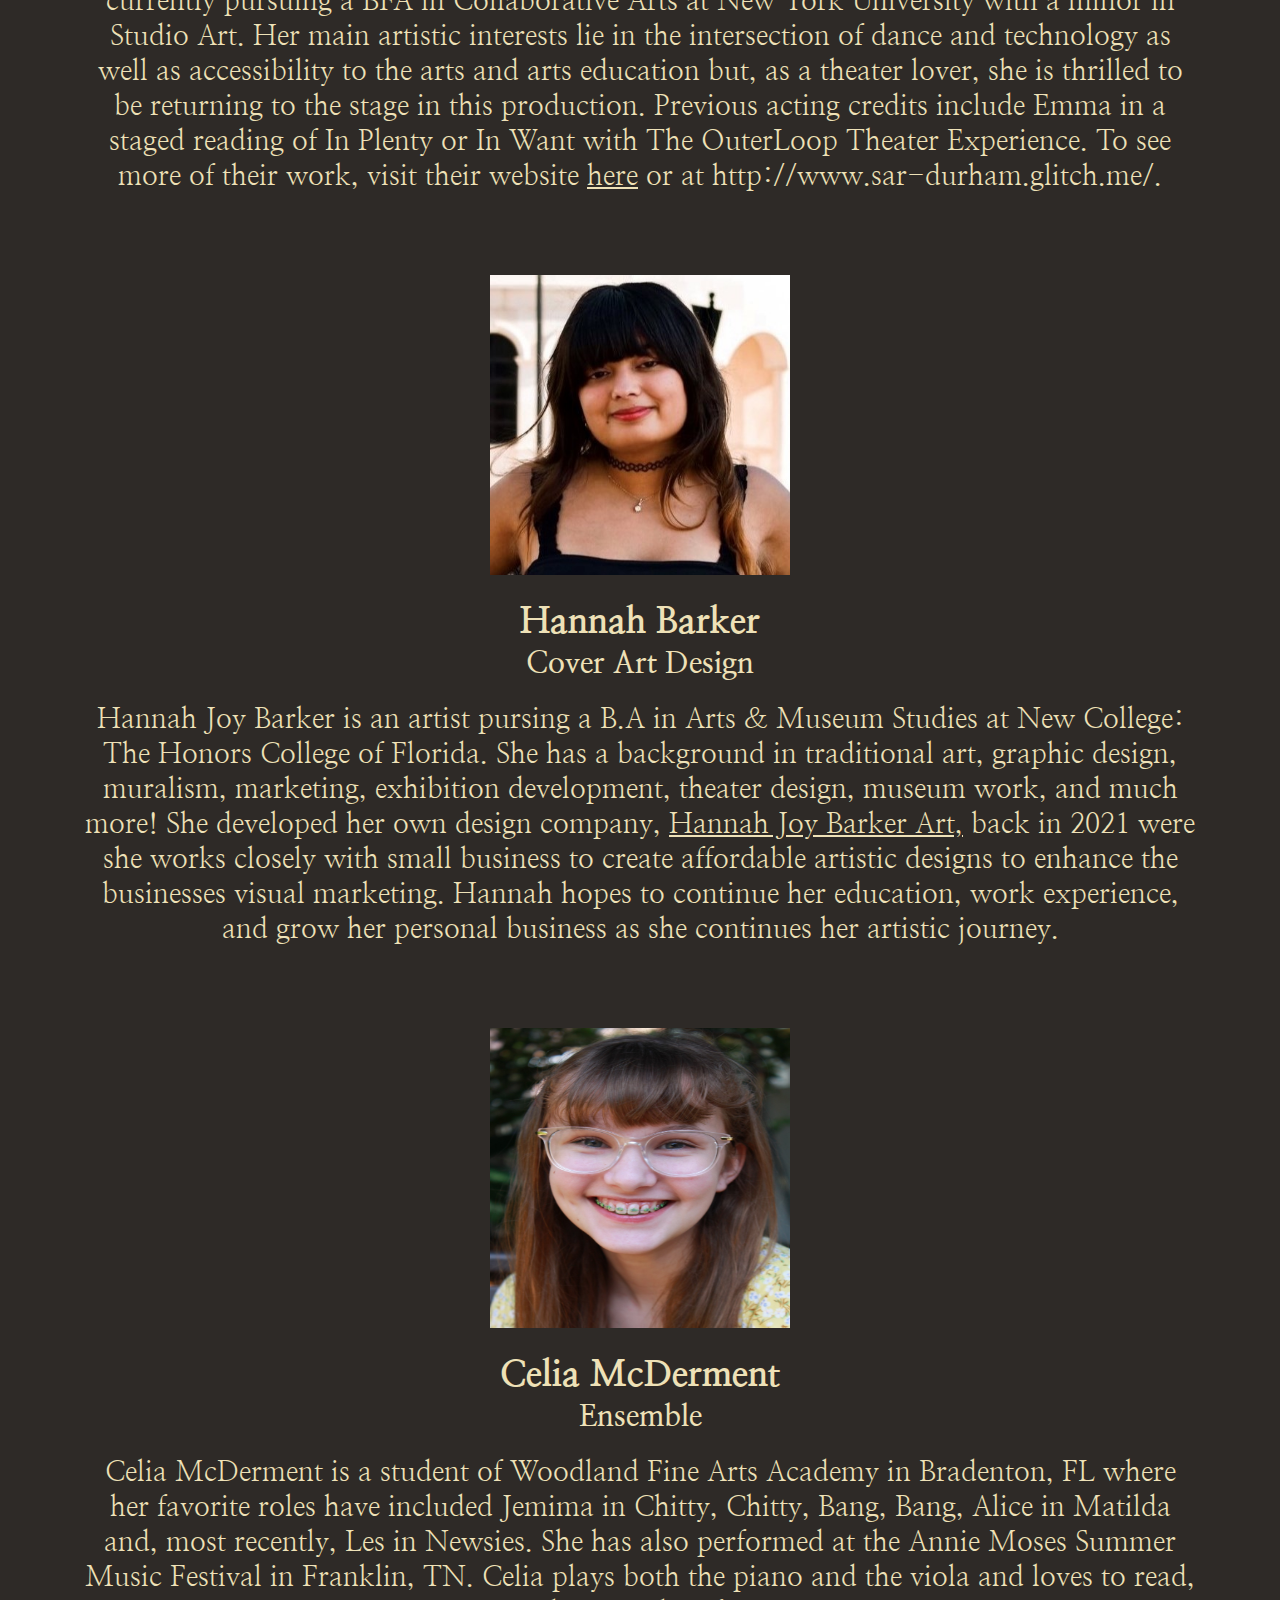
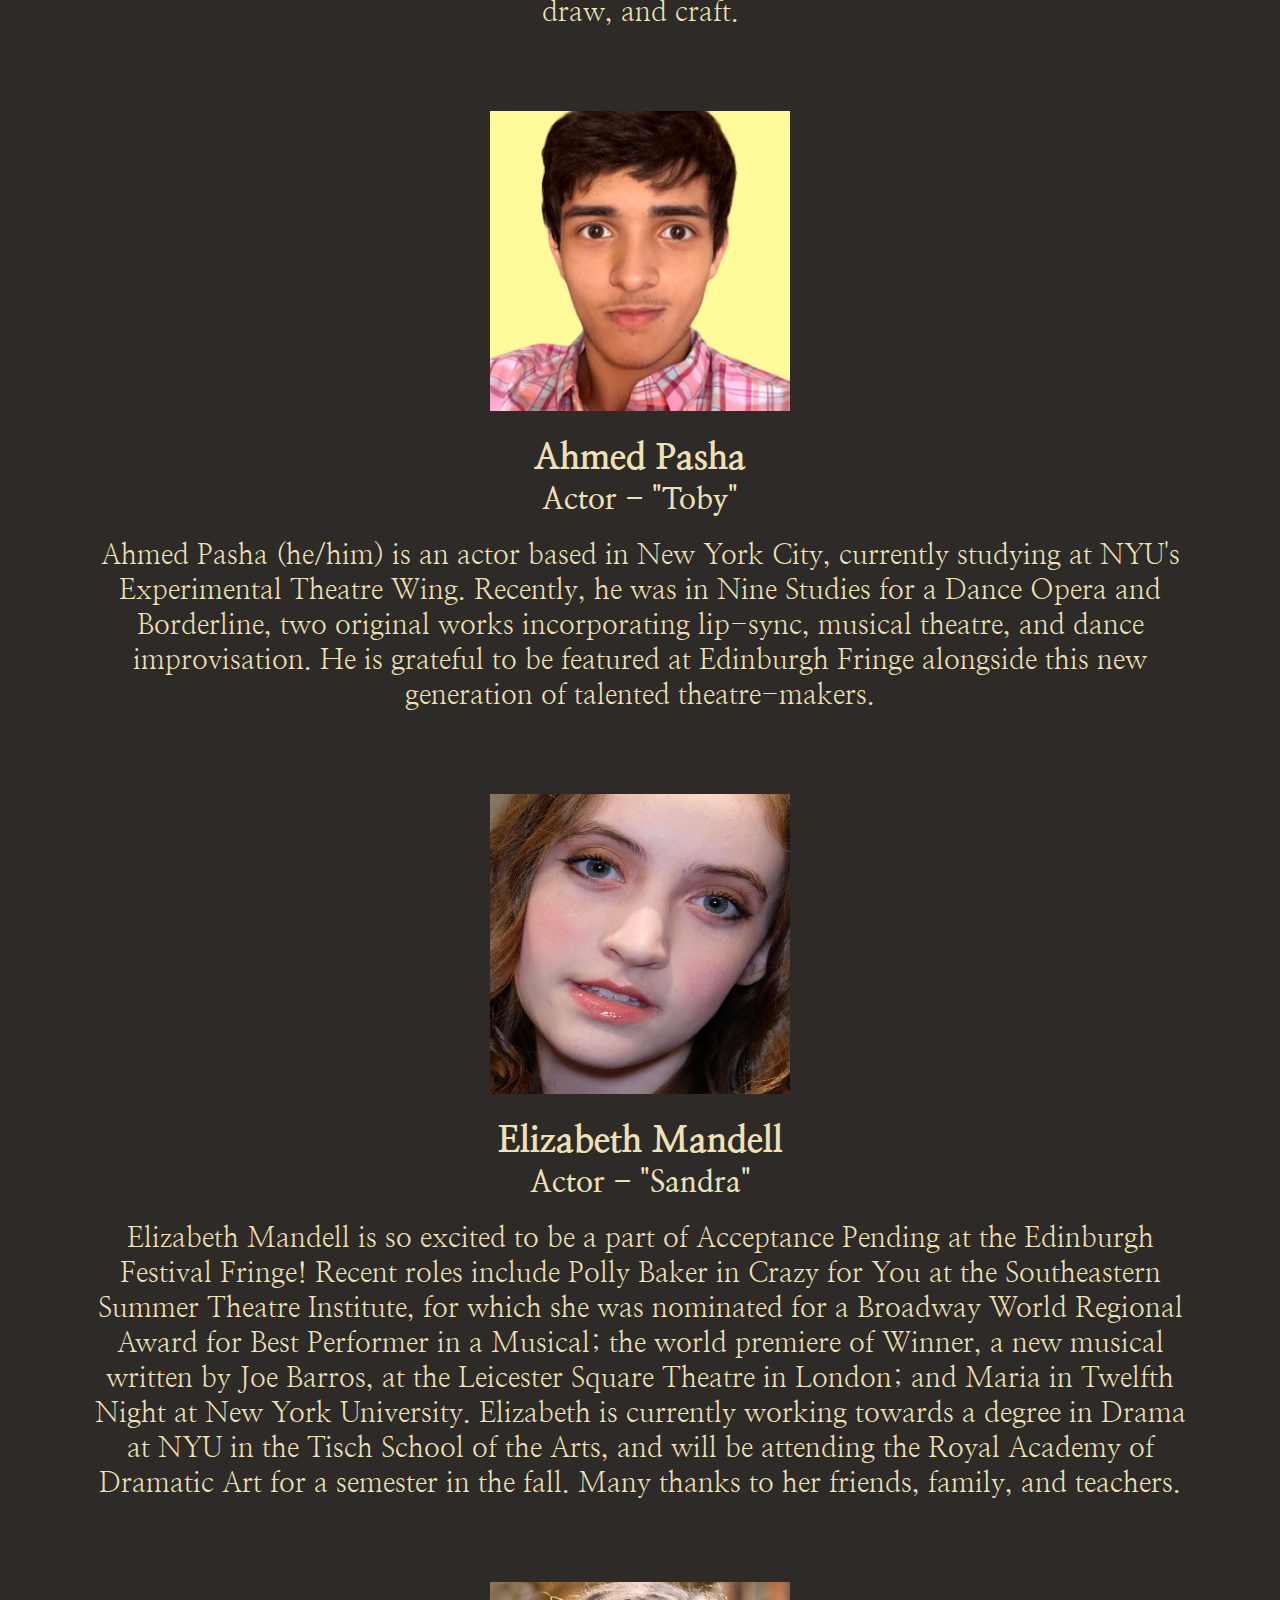
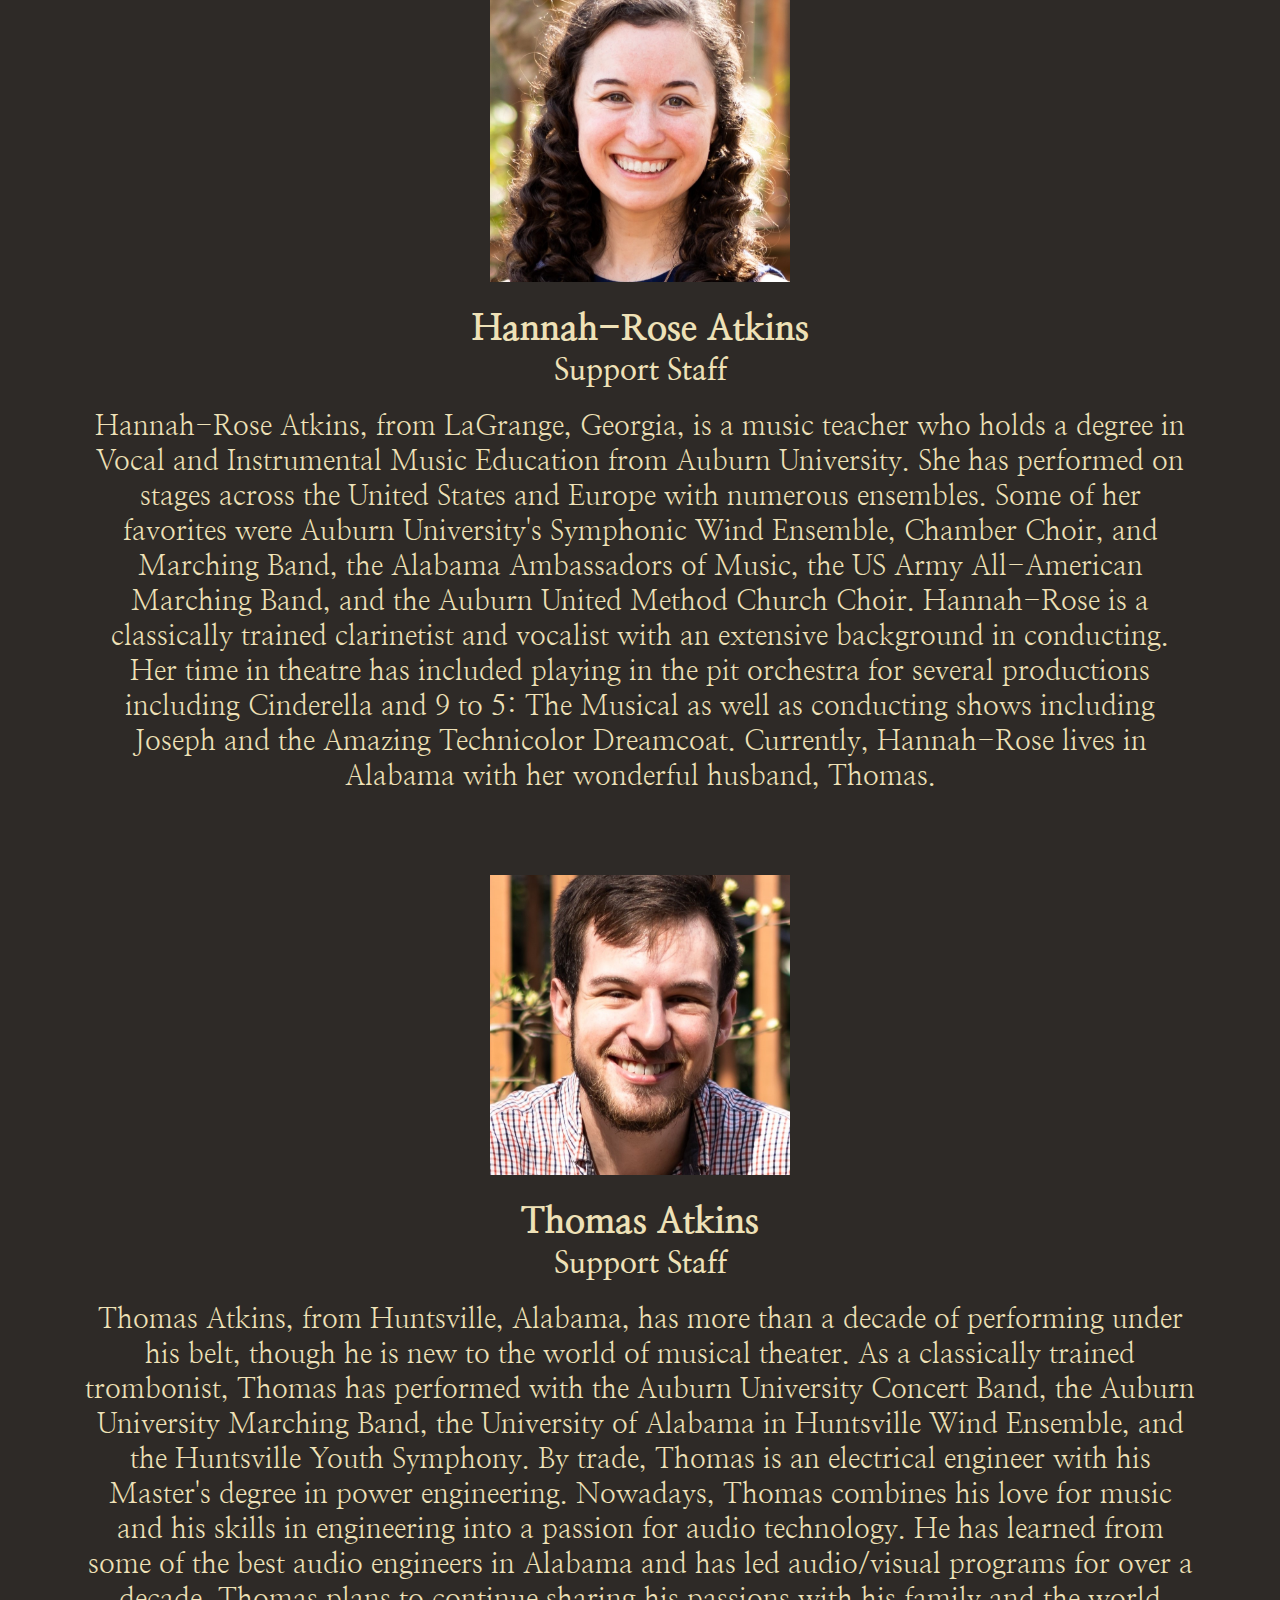
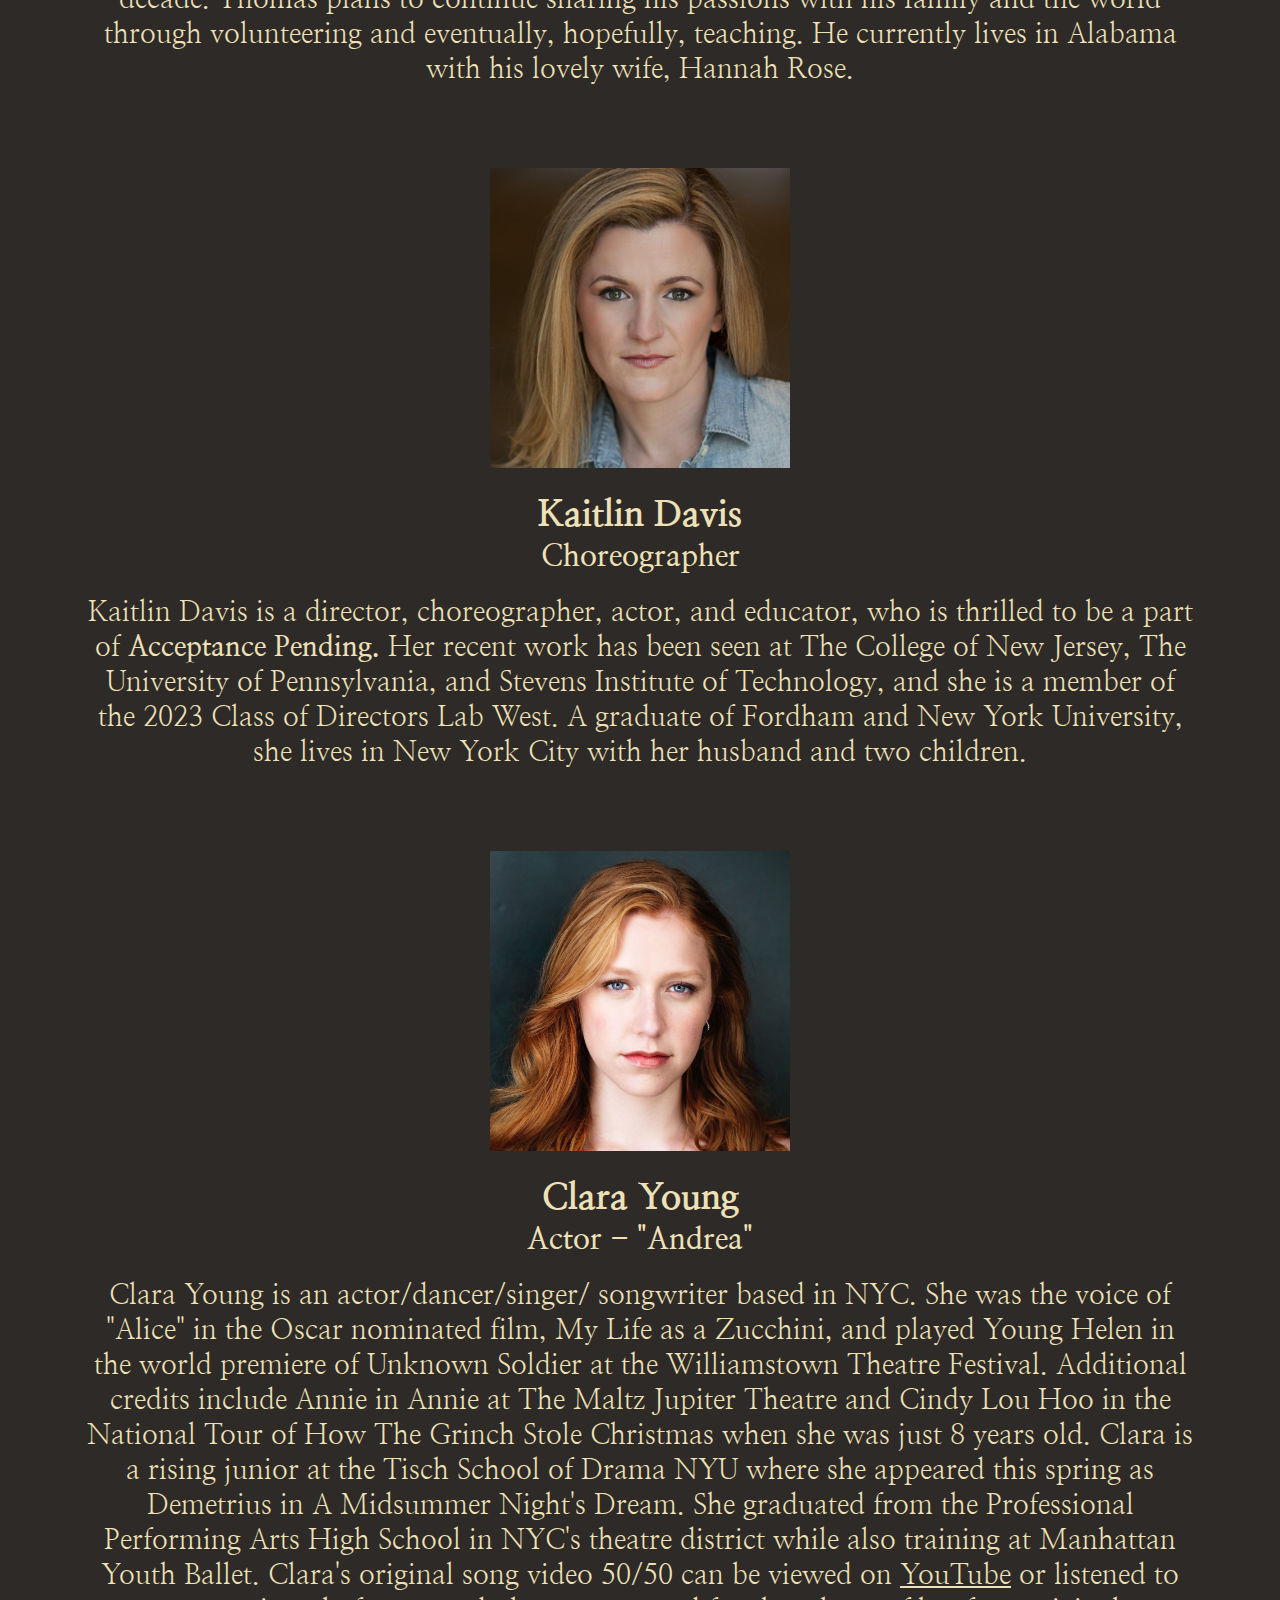
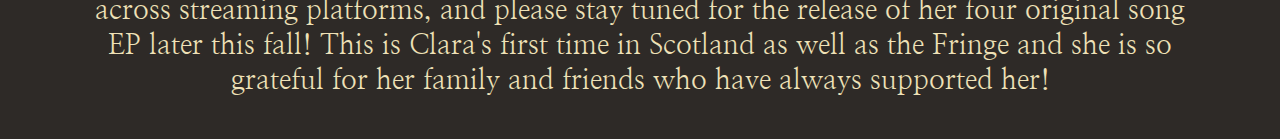
<file: cast2.html>
<!DOCTYPE html>
<html>
    <head>
        <link href="style.css" rel="stylesheet" type="text/css"></link>
        <link rel="preconnect" href="https://fonts.googleapis.com">
        <link rel="preconnect" href="https://fonts.gstatic.com" crossorigin>
        <link href="https://fonts.googleapis.com/css2?family=Dancing+Script:wght@400;700&family=Nanum+Myeongjo:wght@400;700;800&family=Playfair+Display:ital,wght@0,400;0,700;1,400;1,700&display=swap" rel="stylesheet">
        <link rel="stylesheet" href="https://cdnjs.cloudflare.com/ajax/libs/font-awesome/4.7.0/css/font-awesome.min.css">
    </head>

    <body>
        <div class="sticky-container">
            <nav class = "header">

                <ul class = "links">
                    <li class = "nav-button about-button"><a href="index.html">About</a></li>
                    <li class = "nav-button cast-button"><a href="cast.html">Cast & Creatives</a></li>
                    <li class = "nav-button home-button"><h1 class="title">Acceptance &nbsp;&nbsp;&nbsp;&nbsp;&nbsp;&nbsp;&nbsp;Pending</h1></li>
                    <li class = "nav-button tour-button"><a href="tour.html">Tour & Tickets</a></li>
                    <li class = "nav-button news-button"><a href="news.html">News</a></li>
                </ul>

                <div class="socials">
                    <!--
                    <a href="#" class="fa fa-twitter"></a>
                    <a href="#" class="fa fa-linkedin"></a>
                    <a href="#" class="fa fa-youtube"></a>
                    -->
                    <a href="https://instagram.com/acceptancependingmusical?igshid=MzRlODBiNWFlZA==" target="_blank" class="fa fa-instagram"></a>
                </div>
            </nav>

            <div class="cast-body">

                <div class="page-break">
                    <hr class="break-line">
                    <h3>Cast & Creatives</h3>
                </div>

                <div class="multiple-shows">
                    <a href="cast2.html" class="pressed show-button">Edinborough Fringe Festival</a>
                    <a href="cast.html" class="show-button">National Rotary Tour</a>
                </div>

                <div class="the-man-himself">
                    <div class="img-wrapper">
                        <img src="assets/Gabriel graduate 6.jpg">
                    </div>
                    
                    <div class="gabe-text">
                        <h2>Gabriel McDerment</h2>
                        <h4>Creator, Composer, Lyricist</h4>
                        <p> <a href="https://www.gabrielmcderment.com/" target="_blank">Gabriel McDerment</a> is a 20-year-old musician and composer affiliated with four international music associations 
                            (ASCAP, ACF, SEAMUS, CEC). Notable composition credits include the Harvard Art Museum, Harvard Chan C-CHANGE,
                            SUPERBANDS, Thereminfest (St. Petersburg, Russia), and IUPUI's Tavel Arts and Technology Research Center. 
                            He has been recognized by the National Endowment for the Arts, the American Theatre ing, and other artistic 
                            organizations. His works have been featured in six countries. On the administrative side, Gabriel is the 
                            president of the Test Dummy's Publishing Company, which he founded in 2020. He plays 11 instruments, his
                            favorite of which are piano, cello, and Celtic banjo. He is currently designing a major in Binaural Psychophysics 
                            and Sonic Ethnography at NYU's Gallatin School of Individualized Study, hoping to develop a career using music 
                            to fight mental health issues in clinical settings. 
                        </p>
                    </div>
                </div>
                
                <div class="remaining-cast">

                        <div class="member member-left">
                            <div class="img-wrapper">
                                <img src="assets/Laurie Headshot 1.jpeg">
                            </div>
                            
                            <h2>Laureana Kennedy</h2>
                            <h4>Actor - "Andrea"</h4>
                            <p>Laureana Kennedy, from Tallahassee, Florida, is a classically trained actress and college freshman who has 
                                performed in over 25 musical theatre productions; favorites include Ursula in <it>The Little Mermaid,</it> 
                                Spiker in <it>James and the Giant Peach,</it> the Baroness in <it>Chitty Chitty Bang Bang,</it> Violet Bick 
                                in <it>It's a Wonderful Life,</it> Genie in <it>Aladdin,</it> Nala in <it>The Lion King,</it> and Grace 
                                Farrell in <it>Annie.</it> Born with a love to lift the world through theatre and song, she also pursues this 
                                desire offstage and in her community and church. She has performed solos and has participated in musical 
                                productions at multiple festivals and Disney World Workshops. Although she is a vibrant and enthusiastic performer, 
                                it surprises most that comedic, villianous roles come quite naturally to her. Laureana has received vocal
                                training in almost all genres of music and would be described as a <it>soubrette</it> or light lyric type with a 
                                soprano range of F3-F5. As she blossomed onstage, her fondness for dance grew, and she went on to receive extensive 
                                traning in all genres of dance; she feels most expressive in lyrical, hip-hop, and traditional musical theatre 
                                dance. She plans to pursue a BFA from BYU in their prestigious Music Dance Theatre program and advance the 
                                light as an actress, singer/songwriter, and teacher. 
                            </p>
                        </div>

                        <div class="member member-right">
                            <div class="img-wrapper">
                                <img src="assets/Headshot2023RafaellaMark 2.jpg">
                            </div>

                            <h2>Rafaella Mark</h2>
                            <h4>Actor - "Mom"</h4>
                            <p>Rafaella Mark is a rising junior at NYU Tisch School of the Arts musical theater studio, the New Studio 
                                on Broadway. She has also received training from Stonestreet Studios in film and TV production and acting. 
                                From Santa Fe, New Mexico, she has had the honor of both competing and winning in the 2021 Enchantment 
                                Awards and going on to compete and become a semi-finalist in the 2021 Jimmy Awards for best actress. 
                                Rafaella enjoys playing strong and complex female characters ranging recently from Donna in <it>Mamma 
                                Mia!</it> to Lady Macbeth in <it>Macbeth.</it> Rafaella grew up with a deep love for all genres of 
                                music. She draws musical inspiration from Motown and Jazz and was trained in classical and jazz piano 
                                which greatly influenced her vocal style. She has performed in venues ranging from cabaret at 
                                <it>Don't Tell Mama NYC</it> to piano recitals at Steinway Hall. Outside of theater, Rafaella has 
                                and continues to pursue film and stunt work, songwriting and composition, and street and portrait 
                                photography. She has always believed that art is one of, if not the most, precious facilitators for 
                                change due to its subjective nature, and she strives to bring deep meaning, comedy, and relatability into 
                                all of her performances. She is forever grateful to her teachers, friends, and family that have supported
                                her.
                            </p>
                        </div>
                    
                        <div class="member member-left">
                            <div class="img-wrapper">
                                <img src="assets/Brooke headshot.jpg">
                            </div>

                            <h2>Brooke McDerment</h2>
                            <h4>Director</h4>
                            <p>Brooke is a born lover-of-stories. She has spent her life writing them, reading them, watching them, 
                                studying them and acting them out. She holds a BA in English Literature from Tulane University in New 
                                Orleans, as well as an MA from the University of Cincinnati. Her varied experiences include television 
                                work and modeling in Japan as a preteen followed by a decade of community theatre (her most fondly 
                                remembered roles are Amaryllis in <it>The Music Man,</it> Emily in <it>Our Town,</it> and Witch Hex in 
                                <it>Snow White</it>). She has also worked in the character department at Walt Disney World (as Minnie 
                                Mouse) and held jobs in film and video production, in publishing, as an adjunct professor and as a 
                                children's ministry leader. Currently, she is finishing the last few chapters of her young adult novel, 
                                Dal rymple. She is most grateful for the gift of being "mom" to Gabriel, Curran and Celia and is so proud 
                                to be participating in the world premiere of Acceptance Pending.
                            </p>
                        </div>

                        <div class="member member-right">
                            <div class="img-wrapper">
                                <img src="assets/SarahDurhamHeadshot(2).JPG">
                            </div>

                            <h2>Sarah Durham</h2>
                            <h4>Ensemble</h4>
                            <p>Sarah Durham (she/they) is a New York-based multidisciplinary artist and arts educator currently pursuing a 
                                BFA in Collaborative Arts at New York University with a minor in Studio Art. Her main artistic interests 
                                lie in the intersection of dance and technology as well as accessibility to the arts and arts education 
                                but, as a theater lover, she is thrilled to be returning to the stage in this production. Previous acting 
                                credits include Emma in a staged reading of <it>In Plenty or In Want</it> with The OuterLoop Theater 
                                Experience. To see more of their work, visit their website 
                                <a target="_blank" href="http://www.sar-durham.glitch.me/">here</a> or at http://www.sar-durham.glitch.me/.
                            </p>
                        </div>
                    
                        <div class="member member-left">
                            <div class="img-wrapper">
                                <img src="assets/Hannah Barker headshot.jpeg">
                            </div>

                            <h2>Hannah Barker</h2>
                            <h4>Cover Art Design</h4>
                            <p>Hannah Joy Barker is an artist pursing a B.A in Arts & Museum Studies at New College: The Honors College 
                                of Florida. She has a background in traditional art, graphic design, muralism, marketing, exhibition 
                                development, theater design, museum work, and much more! She developed her own design company,
                                <a target="_blank" href="https://www.instagram.com/hannahjb.art/?hl=en"> Hannah Joy Barker Art,</a> 
                                back in 2021 were she works closely with small business to create affordable artistic designs 
                                to enhance the businesses visual marketing. Hannah hopes to continue her education, work experience, and 
                                grow her personal business as she continues her artistic journey.
                            </p>
                        </div>

                        <div class="member member-right">
                            <div class="img-wrapper">
                                <img src="assets/celia 1.jpg">
                            </div>

                            <h2>Celia McDerment</h2>
                            <h4>Ensemble</h4>
                            <p>Celia McDerment is a student of Woodland Fine Arts Academy in Bradenton, FL where her favorite roles have 
                                included Jemima in <it>Chitty, Chitty, Bang, Bang,</it> Alice in <it>Matilda</it> and, most recently, 
                                Les in <it>Newsies.</it> She has also performed at the Annie Moses Summer Music Festival in Franklin, TN. 
                                Celia plays both the piano and the viola and loves to read, draw, and craft.
                            </p>
                        </div>
                    
                        <div class="member member-left">
                            <div class="img-wrapper">
                                <img src="assets/Pasha headshot.jpg">
                            </div>

                            <h2>Ahmed Pasha</h2>
                            <h4>Actor - "Toby" </h4>
                            <p>Ahmed Pasha (he/him) is an actor based in New York City, currently studying at NYU's Experimental Theatre 
                                Wing. Recently, he was in Nine Studies for a Dance Opera and Borderline, two original works incorporating 
                                lip-sync, musical theatre, and dance improvisation. He is grateful to be featured at Edinburgh Fringe 
                                alongside this new generation of talented theatre-makers.
                            </p>
                        </div>

                        <div class="member member-right">
                            <div class="img-wrapper">
                                <img src="assets/Elizabeth Mandell headshot.jpeg">
                            </div>

                            <h2>Elizabeth Mandell</h2>
                            <h4>Actor - "Sandra"</h4>
                            <p>Elizabeth Mandell is so excited to be a part of Acceptance Pending at the Edinburgh Festival Fringe! Recent 
                                roles include Polly Baker in <it>Crazy for You</it> at the Southeastern Summer Theatre Institute, for 
                                which she was nominated for a Broadway World Regional Award for Best Performer in a Musical; the world 
                                premiere of <it>Winner,</it> a new musical written by Joe Barros, at the Leicester Square Theatre in 
                                London; and Maria in <it>Twelfth Night</it> at New York University. Elizabeth is currently working towards 
                                a degree in Drama at NYU in the Tisch School of the Arts, and will be attending the Royal Academy 
                                of Dramatic Art for a semester in the fall. Many thanks to her friends, family, and teachers.
                            </p>
                        </div>
                    
                        <div class="member member-left">
                            <div class="img-wrapper">
                                <img src="assets/Hannah Rose 1.jpg">
                            </div>

                            <h2>Hannah-Rose Atkins</h2>
                            <h4>Support Staff</h4>
                            <p>Hannah-Rose Atkins, from LaGrange, Georgia, is a music teacher who holds a degree in Vocal and 
                                Instrumental Music Education from Auburn University. She has performed on stages across the United 
                                States and Europe with numerous ensembles. Some of her favorites were Auburn University's Symphonic 
                                Wind Ensemble, Chamber Choir, and Marching Band, the Alabama Ambassadors of Music, the US Army All-American 
                                Marching Band, and the Auburn United Method Church Choir. Hannah-Rose is a classically trained clarinetist 
                                and vocalist with an extensive background in conducting. Her time in theatre has included playing in the 
                                pit orchestra for several productions including <it>Cinderella</it> and <it>9 to 5: The Musical</it> 
                                as well as conducting shows including <it>Joseph and the Amazing Technicolor Dreamcoat.</it> 
                                Currently, Hannah-Rose lives in Alabama with her wonderful husband, Thomas.
                            </p>
                        </div>

                        <div class="member member-right">
                            <div class="img-wrapper">
                                <img src="assets/Thomas 1.jpg">
                            </div>

                            <h2>Thomas Atkins</h2>
                            <h4>Support Staff</h4>
                            <p>Thomas Atkins, from Huntsville, Alabama, has more than a decade of performing under his belt, though 
                                he is new to the world of musical theater. As a classically trained trombonist, Thomas has performed 
                                with the Auburn University Concert Band, the Auburn University Marching Band, the University of Alabama 
                                in Huntsville Wind Ensemble, and the Huntsville Youth Symphony. By trade, Thomas is an electrical 
                                engineer with his Master's degree in power engineering. Nowadays, Thomas combines his love for music 
                                and his skills in engineering into a passion for audio technology. He has learned from some of the best 
                                audio engineers in Alabama and has led audio/visual programs for over a decade. Thomas plans to continue 
                                sharing his passions with his family and the world through volunteering and eventually, hopefully, 
                                teaching. He currently lives in Alabama with his lovely wife, Hannah Rose.
                            </p>
                        </div>
                    
                        <div class="member member-left">
                            <div class="img-wrapper">
                                <img src="assets/HeadshotSmall.jpg">
                            </div>

                            <h2>Kaitlin Davis</h2>
                            <h4>Choreographer</h4>
                            <p>Kaitlin Davis is a director, choreographer, actor, and educator, who is thrilled to be a part of 
                                <b>Acceptance Pending.</b> Her recent work has been seen at The College of New Jersey, The University of 
                                Pennsylvania, and Stevens Institute of Technology, and she is a member of the 2023 Class of Directors 
                                Lab West. A graduate of Fordham and New York University, she lives in New York City with her husband and 
                                two children.
                            </p>
                        </div>

                        <div class="member member-right">
                            <div class="img-wrapper">
                                <img src="assets/Clara headshot 1.jpg">
                            </div>

                            <h2>Clara Young</h2>
                            <h4>Actor - "Andrea"</h4>
                            <p>Clara Young is an actor/dancer/singer/ songwriter based in NYC. She was the voice of "Alice" in the Oscar 
                                nominated film, <it>My Life as a Zucchini,</it> and played Young Helen in the world premiere of 
                                <it>Unknown Soldier</it> at the Williamstown Theatre Festival. Additional credits include Annie in 
                                <it>Annie</it> at The Maltz Jupiter Theatre and Cindy Lou Hoo in the National Tour of <it>How The Grinch
                                Stole Christmas</it> when she was just 8 years old. Clara is a rising junior at the Tisch School of 
                                Drama NYU where she appeared this spring as Demetrius in <it>A Midsummer Night's Dream.</it> She 
                                graduated from the Professional Performing Arts High School in NYC's theatre district while also 
                                training at Manhattan Youth Ballet. Clara's original song video 50/50 can be viewed on 
                                <a target="_blank" href="https://youtu.be/SHX0lUbxAKo">YouTube</a> or listened to across streaming platforms, and please 
                                stay tuned for the release of her four original song EP later this fall! This is Clara's first time in 
                                Scotland as well as the Fringe and she is so grateful for her family and friends who have always supported 
                                her!
                            </p>
                        </div>
                    </div>
                        
                </div>
            </div>
        </div>
    </body>
</html>
</file>
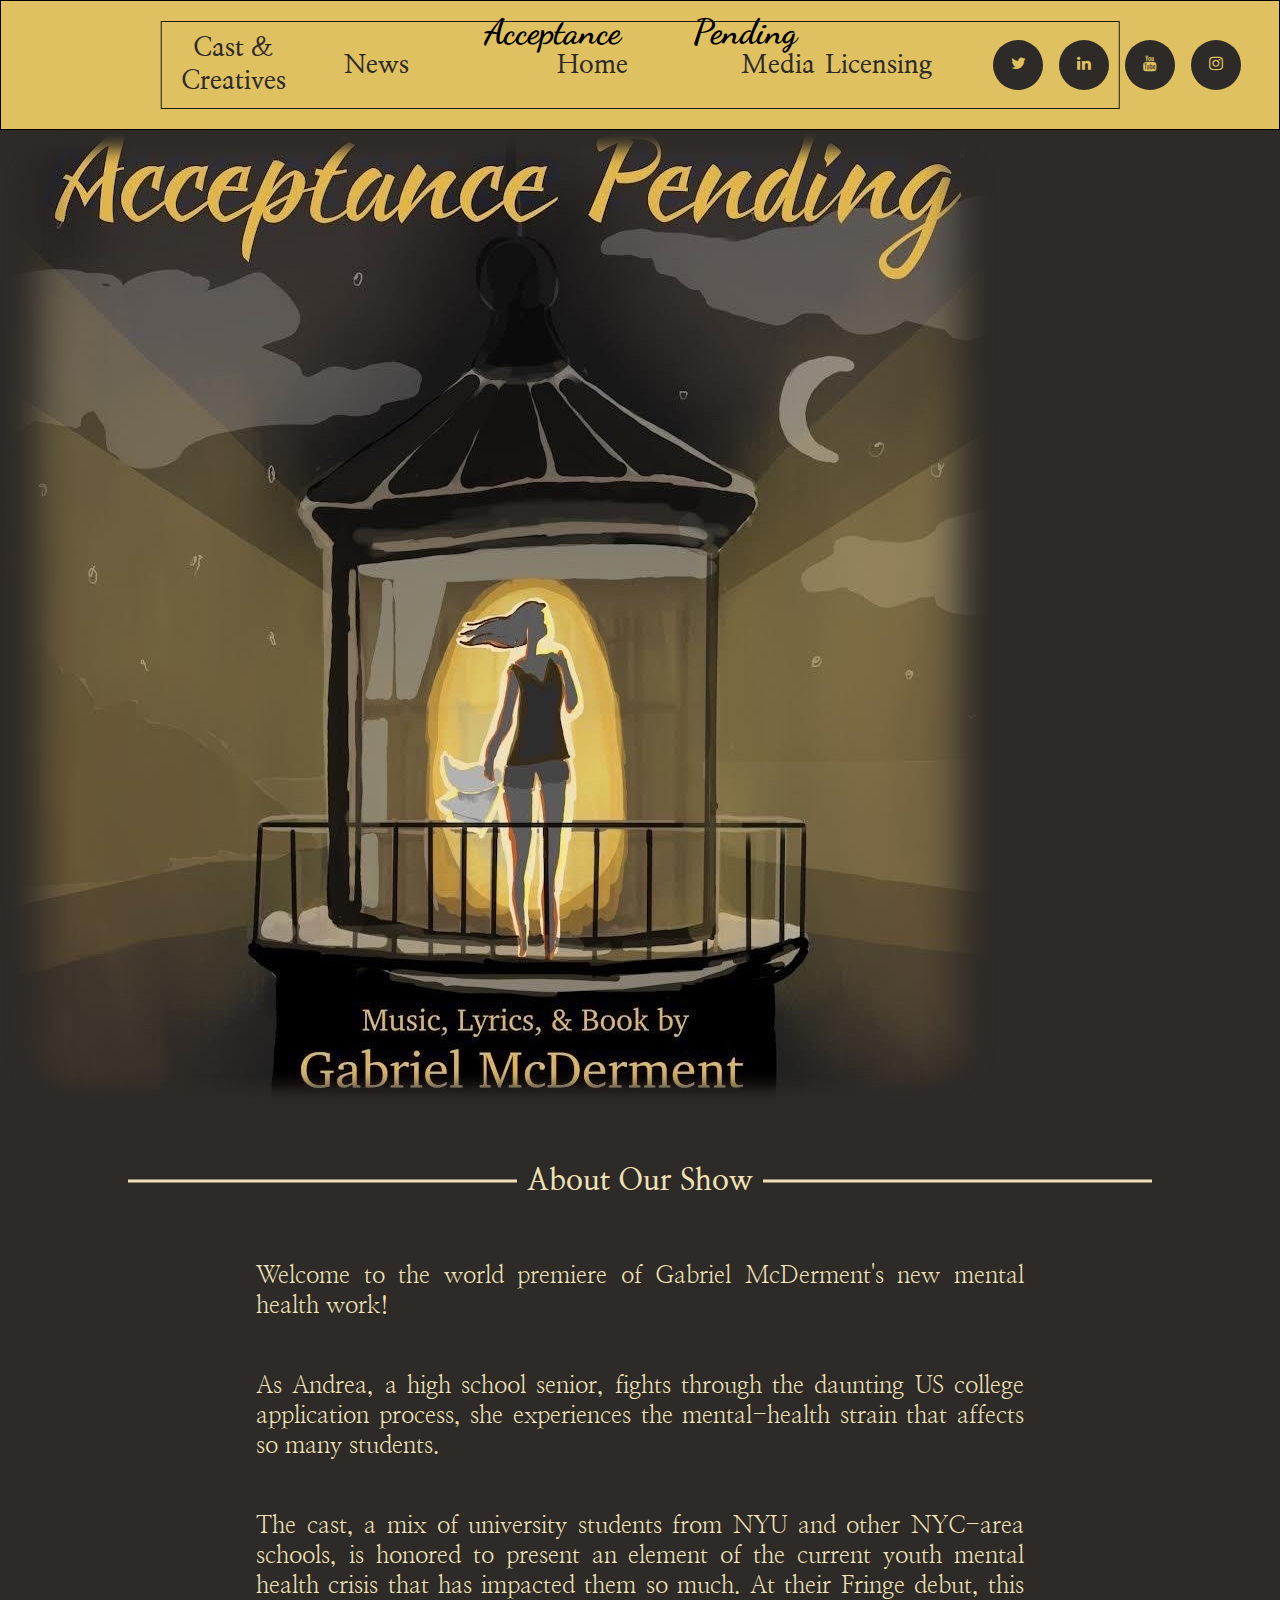
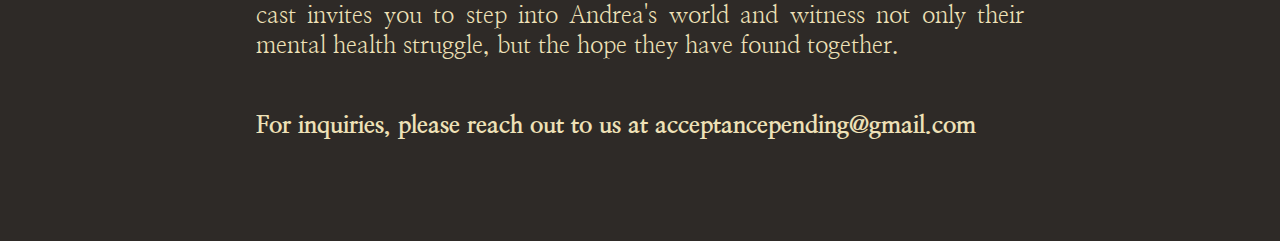
<file: fancy_home.html>
<!DOCTYPE html>
<html>
    <head>
        <link href="style.css" rel="stylesheet" type="text/css"></link>
        <link rel="preconnect" href="https://fonts.googleapis.com">
        <link rel="preconnect" href="https://fonts.gstatic.com" crossorigin>
        <link href="https://fonts.googleapis.com/css2?family=Dancing+Script:wght@400;700&family=Nanum+Myeongjo:wght@400;700;800&family=Playfair+Display:ital,wght@0,400;0,700;1,400;1,700&display=swap" rel="stylesheet">
        <link rel="stylesheet" href="https://cdnjs.cloudflare.com/ajax/libs/font-awesome/4.7.0/css/font-awesome.min.css">
    </head>

    <body class="home-body">
        <div class="sticky-container">
            <nav class = "header">
                <h1 class="title">Acceptance &nbsp;&nbsp;&nbsp;&nbsp;&nbsp;&nbsp;&nbsp;Pending</h1>

                <ul class = "links">
                    <li class = "about-button"><a href="cast.html">Cast & Creatives</a></li>
                    <li class = "news-button"><a href="news.html">News</a></li>
                    <li class = "home-button"><a href="index.html">Home</a></li>
                    <li class = "media-button"><a href="media.html">Media</a></li>
                    <li class = "licensing-button"><a href="licensing.html">Licensing</a></li>
                </ul>

                <div class="socials">
                    <a href="#" class="fa fa-twitter"></a>
                    <a href="#" class="fa fa-linkedin"></a>
                    <a href="#" class="fa fa-youtube"></a>
                    <a href="https://instagram.com/acceptancependingmusical?igshid=MzRlODBiNWFlZA==" target="_blank" class="fa fa-instagram"></a>
                </div>
            </nav>

            <div class="load">
                <div class="progress"></div>
                <div class="progress"></div>
                <div class="progress"></div>
            </div>

            <div class="scenes" tabindex="0">       
                <div class="scene-2">
                    <img class="blurredimg" src="assets/blur_edges_transparent_croptop.png">
                    <div class="cover"></div>
                </div>
            </div>
            
            <div class="bodies">
                <div class="body-part1">
                </div>
                <div class="body-transition">
                </div>
                <div class="body-part2">
                    <div class="page-break">
                        <hr class="break-line">
                        <h3>About Our Show</h3>
                    </div>
        
                    <div class="about-info">
                        <p>Welcome to the world premiere of Gabriel McDerment's new mental health work!</p>
                        <p>As Andrea, a high school senior, fights through the daunting US college application process, she experiences the 
                            mental-health strain that affects so many students. </p>
                        <p>The cast, a mix of university students from NYU and other NYC-area schools, is honored to present an element of the 
                            current youth mental health crisis that has impacted them so much. At their Fringe debut, this cast invites you to 
                            step into Andrea's world and witness not only their mental health struggle, but the hope they have found together.</p>
                        <p class="contact">For inquiries, please reach out to us at acceptancepending@gmail.com</p>
                    </div>
                </div>
                <div class="body-detransition">
                </div>
            </div>
        
        </div>
        
    </body>
</html>
</file>
<file: style.css>
* {
    margin: 0;
    padding: 0;
    box-sizing: border-box;
}

body {
    font-family: "Nanum Myeongjo", sans-serif;
    background-color: #2E2A27;
    min-width: 1100px;
}

.sticky-container {
    width: 100%;
    position: absolute;
    top: 0;
    z-index: -1;
    min-width: 1100px;
    height: fit-content;
}

/*#region header*/

.header { /* navbar total */
    background-color: #DFC161;
    border: 3px black solid;
    text-align: center;
    align-items: center;
    justify-content: space-between;
    padding: 10px;
    border-width: 1px;

    position: sticky;
    top: 0;
    min-width: 1100px;
    width: 100%;

    height: 130px;
    z-index: 10;
}

    /*#region buttons*/

    .title { /* title "acceptance pending" item */
        font-size: 35px !important;
        font-weight: bold !important;
        font-family: "Dancing Script", sans-serif !important;
        padding: 0%;
        width: 100%;
    }
    
    .header ul {
        display: flex;
        gap: 0em;
        font-size: 18px;
        list-style: none;
        align-items: center;
        text-align: center;
        width: 75%;
        margin: auto;
    
        /* center main buttons in header */
        position: absolute;
        top: 50%;
        left: 50%;
        transform: translate(-50%, -50%);
        border: #1D1B19 1px solid;
    
        /* min-width: 600px; */
    }
    
    .links li {
        padding: 10px 5px;
        border-radius: 2px;
        text-align: center;
        display: flex;
        justify-content: center;
    }
    
    .home-button {
        width: 30%;
        padding: 0 !important;
    }
    
    .news-button, .about-button {
        width: 15%;
    }

    .cast-button, .tour-button {
        width: 20%;
    }

        /*#region effects*/

        .header .links a {
            text-decoration: none;
            color: #2E2A27;
            font-weight: bold;
            width: fit-content !important;
            padding: 0px;
            /* underline & color change hover transition */
            /* home button does not underline but does color change */
            cursor: pointer;
            position: relative;
            border: none;
            background: none;
            transition-timing-function: cubic-bezier(0.25, 0.8, 0.25, 1);
            transition-duration: 400ms;
            transition-property: color;
            font-size: 26px;
        }
        
        .header .links a:focus,
        .header .links a:hover {
          color: #695C3C !important;
          transition-duration: 400ms;
        }

        .header a:focus:after,
        .header a:hover:after {
        width: 100%;
        left: 0%;
        }

        .about-button a:after, .news-button a:after, .cast-button a:after, .tour-button a:after {
        content: "";
        pointer-events: none;
        bottom: -2px;
        left: 50%;
        position: absolute;
        width: 0%;
        height: 2px;
        background-color: #695C3C;
        transition-timing-function: cubic-bezier(0.25, 0.8, 0.25, 1);
        transition-duration: 400ms;
        transition-property: width, left;
        }

        /*#endregion*/

    /*#endregion*/

    /*#region socials*/

    .socials {
        display: flex;
        position: absolute;
        top: 50%;
        transform: translate(0%, -50%);
        right: 30px;
    }

    .fa {
        padding: 15px 12px;
        font-size: 20px;
        width: 50px;
        height: 50px;
        text-align: center;
        margin: 5px 8px;
        border-radius: 50%;
        text-decoration: none;
        transition-duration: 400ms;

      }

      .fa:hover {
          background-color: #695C3C;
          color: #DFC161 !important;
          transition-duration: 400ms;
      }
      
      .fa-twitter {
        background: #2E2A27;
        color: #DFC161;
      }
      
      .fa-linkedin {
        background: #2E2A27;
        color: #DFC161;
      }
      
      .fa-youtube {
        background: #2E2A27;
        color: #DFC161;
      }
      
      .fa-instagram {
        background: #2E2A27;
        color: #DFC161;
      }

    /*#endregion*/


    /*#region fade in header*/
    /*
    @keyframes header-fadein {
        0% {
            opacity: 0;
        }
        20% {
            opacity: 0;
        }
        100% {
            opacity: 1;
        }
    }

    .home-body .header {
        animation: header-fadein 2s linear;
        animation-iteration-count: 1;
        animation-fill-mode: forwards;
    }
    */

    /* loading dots */
    
    /* .load {
        display: flex;
        border-radius: 50%;
        flex-direction: row;
        z-index: 4;
        position: absolute;
        left: 50%;
        transform: translate(-50%, 0%);
        top: 50px;
        padding: 0%;
        margin: 0;
      }
      
      .progress {
        width: 2em;
        height: 2em;
        margin: 0.4em;
        scale: 0;
        border-radius: 50%;
        background: #B48E3E;
        animation: loading_492 3s ease;
        animation-delay: 1s;
      }
      
      @keyframes loading_492 {
        50% {
          scale: 1;
        }
      }
      
      .progress:nth-child(2) {
        animation-delay: 1.3s;
      }
      
      .progress:nth-child(3) {
        animation-delay: 1.7s;
      }
       */
      

    /*#endregion*/
    

/*#endregion*/

/*#region home body*/

#acc-pend-img {
    /*img original dimensions: 1000 x 1000 px*/
    margin: auto;
    display: block;
    width: 600px;
    height: 600px;
    z-index: 1;
}

.page-break {
    position: relative;
    z-index: 3;
    height: 100px;
    top: 20px;
}

.page-break hr {
    border: none;
    color: #EEE1B7;
    background-color: #EEE1B7;

    width: 80%;
    height: 3px;

    position: absolute;
    left: 50%;
    top: 50%;
    transform: translate(-50%, -50%);
}

.page-break h3 {
    background-color: #2E2A27;
    left: 50%;
    top: 50%;
    transform: translate(-50%, -50%);
    position: absolute;
    color: #EEE1B7;
    padding: 10px;
    font-size: 30px;
}

.about-info p {
    color: #EEE1B7;
    font-size: 24px;
    margin-top: 50px;
    text-align: justify;
}

.about-info {
    margin: auto;
    width: 60%;
    margin-bottom: 100px;
}

.contact {
    font-weight: 800;
}


/*#endregion*/

/*#region castbody*/

.cast-body {
    color:#EEE1B7;
    width: 90%;
    margin: auto;
}

.cast-body h1 {
    text-align: center;
    font-size: 34px;
}

.cast-body .page-break {
    margin-bottom: 50px;
}

.multiple-shows {
    margin: auto;
    margin-bottom: 60px;
    width: fit-content;
}

.multiple-shows a {
    background-color: transparent;
    border: solid 2px #EEE1B7;
    color: #EEE1B7;
    font-size: 28px;
    padding: 15px 10px;
    text-decoration: none;
    font-weight: 600;
    transition: 0.2s;
}

.multiple-shows .pressed {
    background-color: #EEE1B7;
    color: #1D1B19;
}

.multiple-shows a:hover {
    background-color: #EEE1B7;
    color: #1D1B19;
}

.the-man-himself {
    margin-bottom: 100px;
    position: relative;
}

.gabe-text {
    margin-left: 50px;    
}

.the-man-himself img {
    width: 300px;
    height: 300px;
    margin: auto;
}

.the-man-himself h3 {
    font-size: 28px;
    margin-bottom: 20px;
    width: fit-content;
    margin: auto;
}

.the-man-himself p {
    font-size: 28px;
    text-align: center;
}

.member-row {
    display: flex;
    width: 100%;
    position: relative;
    top: 0;
}

.remaining-cast {
    margin-top: 100px;
}

.remaining-cast img {
    width: 300px;
    height: 300px;
    margin: auto;
    
}

.img-wrapper {
    margin: auto;
    position: relative;
    width: 100%;
    text-align: center;
}

.member h2, .member h4, .member p {
    margin: auto;
    position: relative;
    width: 100%;
    text-align: center;
}

.the-man-himself h2, .the-man-himself h4, .the-man-himself p {
    margin: auto;
    position: relative;
    width: 100%;
    text-align: center;
}

.member {
    width: 100%;
    padding: 40px 20px;
}

.member-left {
    left: 0;
    position: relative;
}

.member-right {
    right: 0;
    position: relative;
}

.member h2, .the-man-himself h2 {
    font-size: 36px;
    font-weight: 800;
    margin-top: 20px;
}

.member h4, .the-man-himself h4 {
    font-size: 30px;
    margin-bottom: 20px;
}

.member p, .the-man-himself p {
    font-size: 28px;
}

.remaining-cast a, .gabe-text a {
    transition-duration: 400ms;
    color: #EEE1B7;
}

.remaining-cast a:hover, .gabe-text a:hover {
    transition-duration: 400ms;
    color: #695C3C;
}

/* #endregion */

/*#region  news*/

.news-body {
    margin: auto;
    width: 80%;
}

.news-body h3 {
    font-size: 40px;
    color: #EEE1B7;
    margin-top: 20px;
    margin-bottom: 20px;
    padding-top: 20px;
}

.news-body hr {
    border: none;
    color: #EEE1B7;
    background-color: #B48E3E;

    width: 100%;
    height: 3px;

    margin-bottom: 10px;
}

.news-body h4 {
    font-size: 28px;
    color: #EEE1B7;
    margin-top: 20px;
    margin-bottom: 20px;
}
.news-body h6 {
    font-size: 18px;
    color: #DFC161;
    margin-top: 5px;
    margin-bottom: 20px;
}

.news-body img {
    /*1100 x 618*/
    width: 880px;
    height: 494px;
    margin: auto;
}

.news-body p {
    font-size: 18px;
    color: #DFC161;
    margin-top: 15px;
    margin-bottom: 15px;
}

.article {
    margin-left: 20px;
    margin-bottom: 20px;
}

.news-body a {
    color: inherit;
}

.article-link {
    color: #EEE1B7 !important;
}

/*#endregion*/

/*#region  news*/

.tour-body {
    margin: auto;
    width: 80%;
}

.tour-body h3 {
    font-size: 40px;
    color: #EEE1B7;
    margin-top: 20px;
    margin-bottom: 20px;
    padding-top: 20px;
}

.tour-body hr {
    border: none;
    color: #EEE1B7;
    background-color: #B48E3E;

    width: 100%;
    height: 3px;

    margin-bottom: 10px;
}

.tour-body h4 {
    font-size: 28px;
    color: #EEE1B7;
    margin-top: 20px;
    margin-bottom: 20px;
    text-align: center;

}
.tour-body h6 {
    font-size: 18px;
    color: #DFC161;
    margin-top: 5px;
    margin-bottom: 20px;
    text-align: center;
}


.tour-body p {
    font-size: 18px;
    color: #DFC161;
    margin-top: 15px;
    margin-bottom: 15px;
}

.dates a {
    background-color: #B48E3E;
    color: #1D1B19;
    text-decoration: none;
    text-align: center;
    width: 20%;
    margin: 10px;
    height: fit-content;
    padding: 10px;
    font-weight: 600;
    transition: 0.2s;
}

.dates a:hover {
    background-color: #DFC161;
}



.dates {
    display: flex;
    width: 70%;
    align-items: center;
    justify-content: center;
    margin: auto;
}

.date {
    border: #B48E3E solid 2px;
    align-items: center;
    width: 40%;
    margin: 10px;
}

/*#endregion*/
</file>
